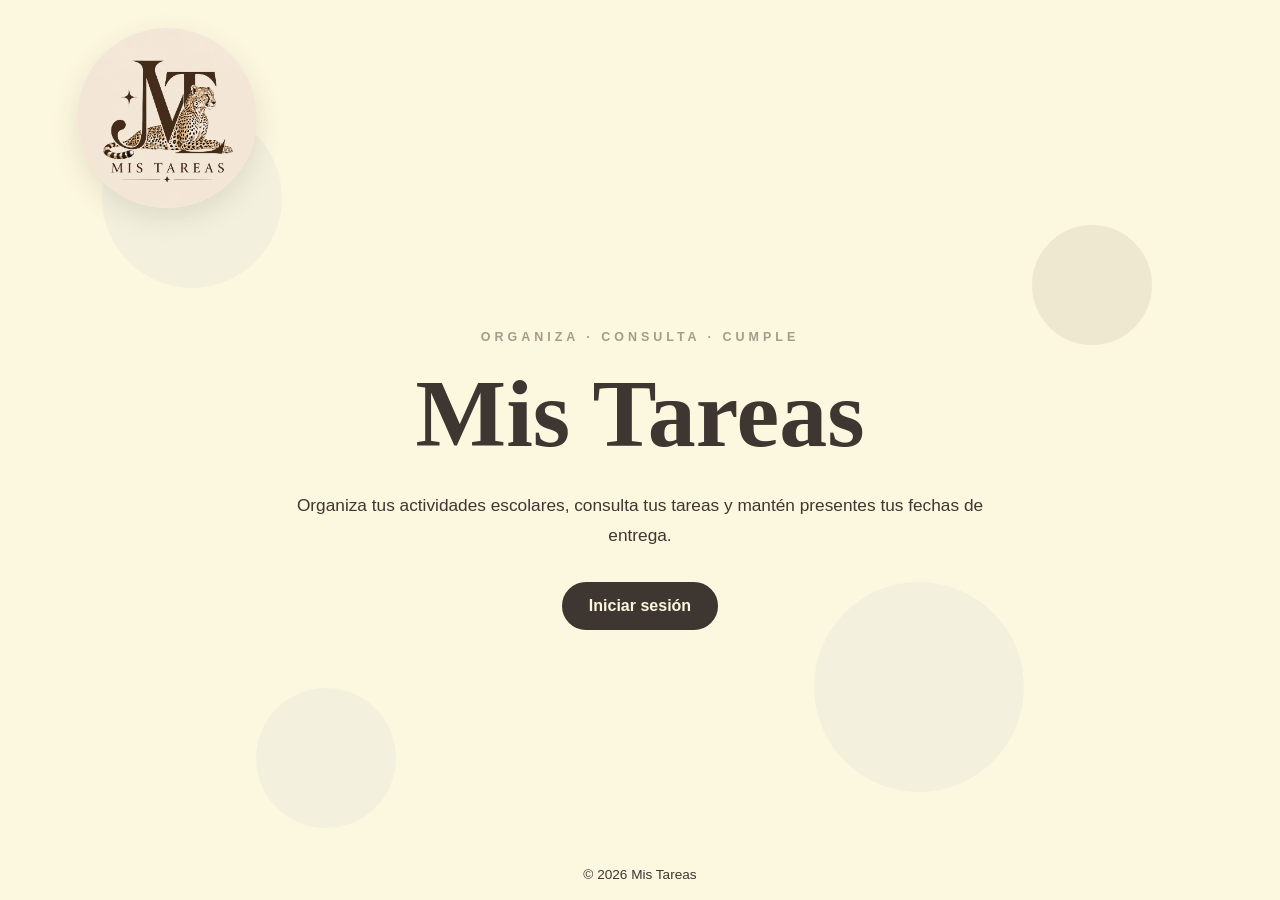
<file: index.html>
<!DOCTYPE html>
<html lang="es">

<head>
    <meta charset="UTF-8">
    <meta name="viewport" content="width=device-width, initial-scale=1.0">

    <meta name="description" content="Sistema web para organizar y consultar tareas escolares">

    <title>Mis Tareas</title>

    <link rel="stylesheet" href="css/estilos.css">
</head>

<body>

    <!-- FONDO ANIMADO -->
    <div class="fondo" aria-hidden="true">
        <span></span>
        <span></span>
        <span></span>
        <span></span>
        
    </div>


    <!-- LOGO -->
    <header class="inicio-header">

        <a href="index.html" class="logo-inicio">
            <img src="img/logo.png" alt="Logo Mis Tareas">
        </a>

    </header>


    <!-- CONTENIDO PRINCIPAL -->
    <main class="inicio-main">

        <section class="hero">

            <p class="etiqueta">
                ORGANIZA · CONSULTA · CUMPLE
            </p>

            <h1>
                Mis Tareas
            </h1>

            <p class="hero-descripcion">
                Organiza tus actividades escolares, consulta tus tareas
                y mantén presentes tus fechas de entrega.
            </p>

            <a
                class="boton"
                href="login.html">

                Iniciar sesión

            </a>

        </section>

    </main>


    <!-- PIE -->
    <footer class="inicio-footer">

        © 2026 Mis Tareas

    </footer>

</body>

</html>
</file>
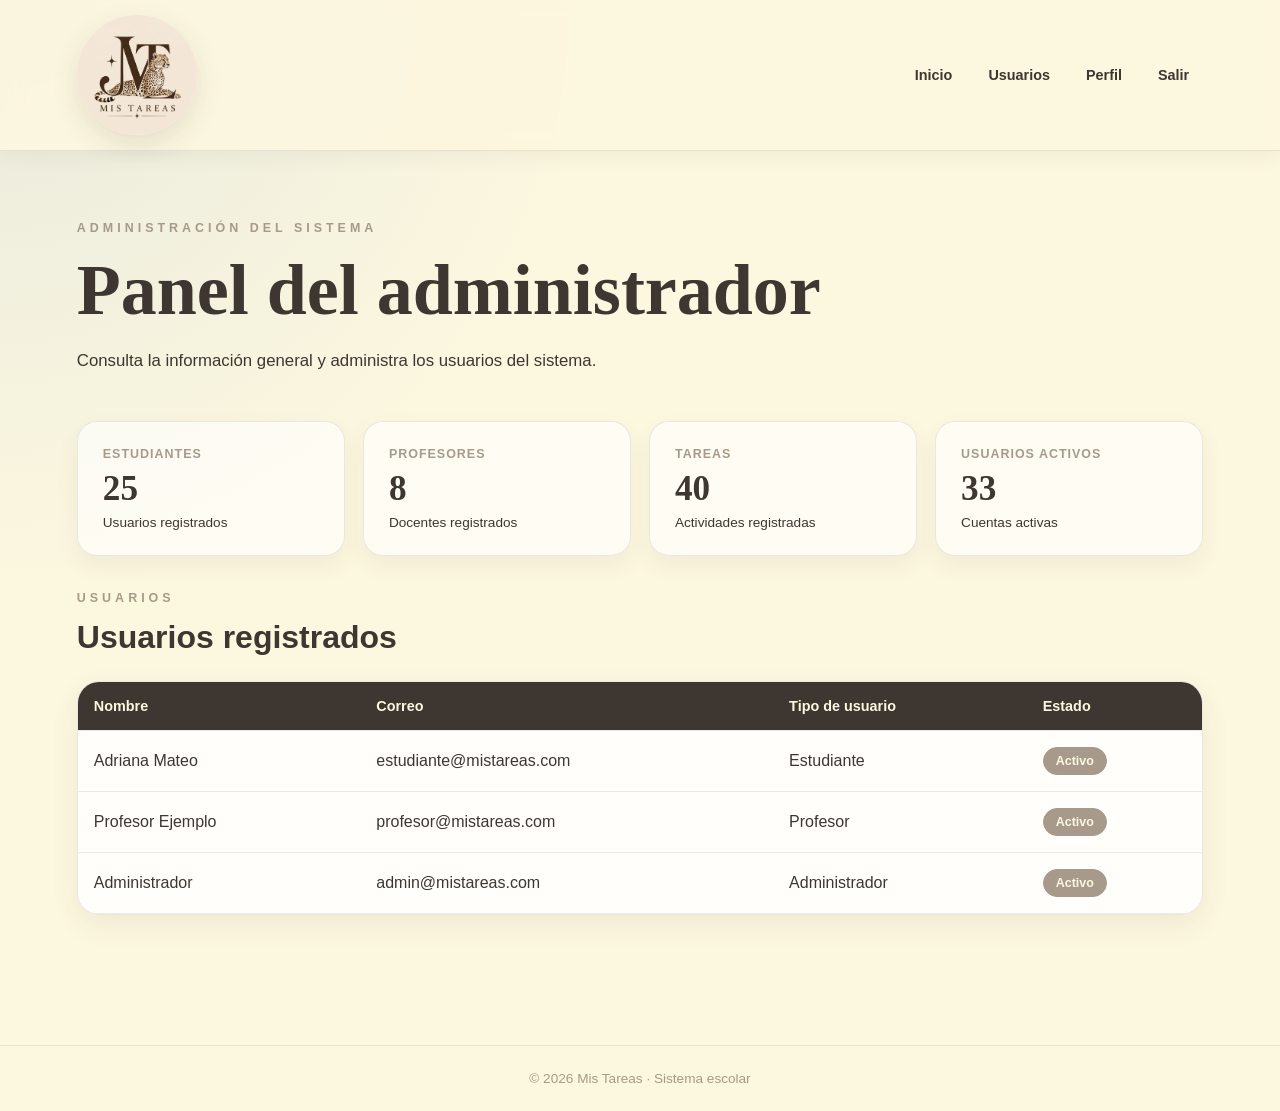
<file: administrador.html>
<!DOCTYPE html>
<html lang="es">

<head>
    <meta charset="UTF-8">
    <meta name="viewport" content="width=device-width, initial-scale=1.0">

    <meta name="description" content="Panel del administrador">

    <title>Administrador | Mis Tareas</title>

    <link rel="stylesheet" href="css/estilos.css">
</head>

<body class="panel-body">

    <!-- ENCABEZADO -->
<header class="barra-superior">

    <a href="administrador.html" class="logo-menu">
        <img src="img/logo.png" alt="Logo Mis Tareas">
    </a>

    <nav aria-label="Navegación principal">

        <a href="administrador.html">
            Inicio
        </a>

        <a href="administrador.html#tablaUsuarios">
            Usuarios
        </a>

        <a href="administrador_perfil.html">
            Perfil
        </a>

        <a href="index.html">
            Salir
        </a>

    </nav>

</header>


    <!-- CONTENIDO -->
    <main class="contenido-panel">

        <section class="bienvenida">

            <p class="etiqueta">
                ADMINISTRACIÓN DEL SISTEMA
            </p>

            <h1>
                Panel del administrador
            </h1>

            <p>
                Consulta la información general y administra los usuarios del sistema.
            </p>

        </section>


        <!-- ESTADÍSTICAS -->
        <section class="resumen-admin">

            <article class="tarjeta-admin">

                <span>
                    Estudiantes
                </span>

                <strong>
                    25
                </strong>

                <p>
                    Usuarios registrados
                </p>

            </article>


            <article class="tarjeta-admin">

                <span>
                    Profesores
                </span>

                <strong>
                    8
                </strong>

                <p>
                    Docentes registrados
                </p>

            </article>


            <article class="tarjeta-admin">

                <span>
                    Tareas
                </span>

                <strong>
                    40
                </strong>

                <p>
                    Actividades registradas
                </p>

            </article>


            <article class="tarjeta-admin">

                <span>
                    Usuarios activos
                </span>

                <strong>
                    33
                </strong>

                <p>
                    Cuentas activas
                </p>

            </article>

        </section>


        <!-- USUARIOS -->
        <section class="tabla-contenedor">

            <div class="titulo-seccion">

                <div>

                    <p class="etiqueta">
                        USUARIOS
                    </p>

                    <h2>
                        Usuarios registrados
                    </h2>

                </div>

            </div>


            <div class="tabla-scroll">

                <table id="tablaUsuarios">

                    <thead>

                        <tr>

                            <th>
                                Nombre
                            </th>

                            <th>
                                Correo
                            </th>

                            <th>
                                Tipo de usuario
                            </th>

                            <th>
                                Estado
                            </th>

                        </tr>

                    </thead>


                    <tbody>

                        <tr>

                            <td>
                                Adriana Mateo
                            </td>

                            <td>
                                estudiante@mistareas.com
                            </td>

                            <td>
                                Estudiante
                            </td>

                            <td>
                                <span class="estado entregada">
                                    Activo
                                </span>
                            </td>

                        </tr>


                        <tr>

                            <td>
                                Profesor Ejemplo
                            </td>

                            <td>
                                profesor@mistareas.com
                            </td>

                            <td>
                                Profesor
                            </td>

                            <td>
                                <span class="estado entregada">
                                    Activo
                                </span>
                            </td>

                        </tr>


                        <tr>

                            <td>
                                Administrador
                            </td>

                            <td>
                                admin@mistareas.com
                            </td>

                            <td>
                                Administrador
                            </td>

                            <td>
                                <span class="estado entregada">
                                    Activo
                                </span>
                            </td>

                        </tr>

                    </tbody>

                </table>

            </div>

        </section>

    </main>


    <!-- PIE -->
    <footer class="pie-panel">

        <p>
            © 2026 Mis Tareas · Sistema escolar
        </p>

    </footer>


    <script src="js/script.js"></script>

</body>

</html>
</file>
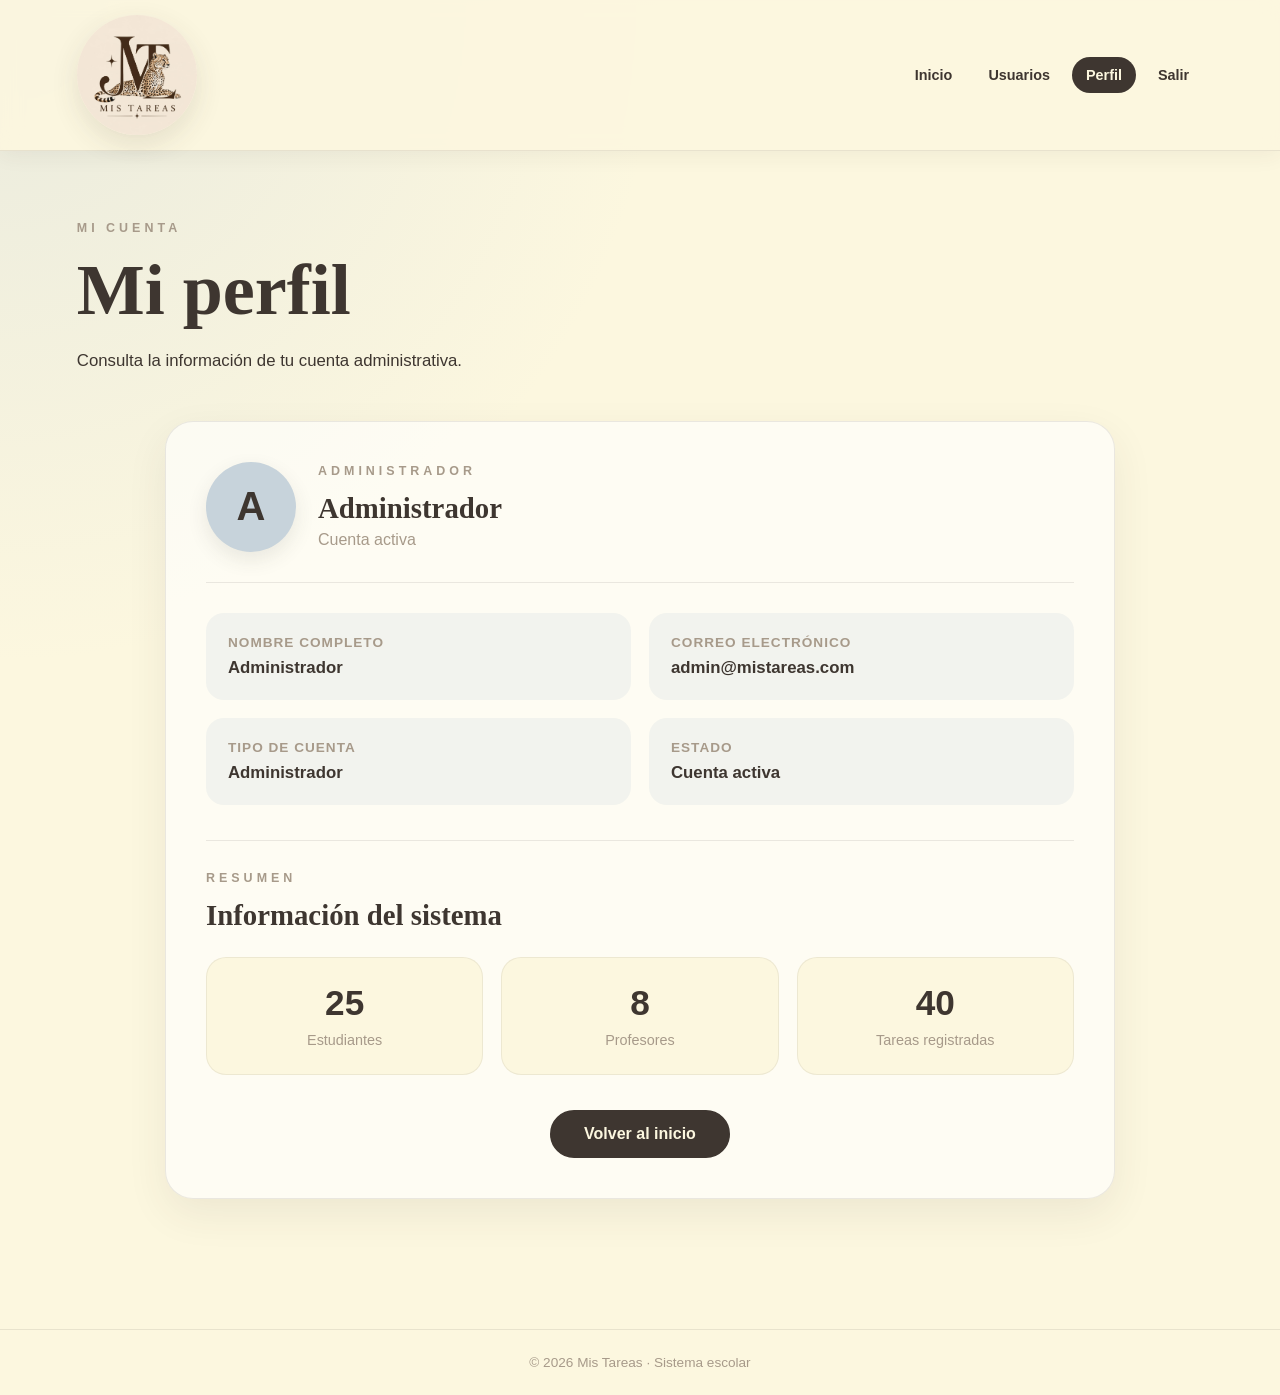
<file: administrador_perfil.html>
<!DOCTYPE html>
<html lang="es">

<head>
    <meta charset="UTF-8">
    <meta name="viewport" content="width=device-width, initial-scale=1.0">

    <meta name="description" content="Perfil del administrador">

    <title>Perfil del administrador | Mis Tareas</title>

    <link rel="stylesheet" href="css/estilos.css">
</head>

<body class="panel-body">

    <!-- ENCABEZADO -->
    <header class="barra-superior">

        <a href="administrador.html" class="logo-menu">
            <img src="img/logo.png" alt="Logo Mis Tareas">
        </a>

        <nav aria-label="Navegación principal">

            <a href="administrador.html">
                Inicio
            </a>

            <a href="administrador.html#tablaUsuarios">
                Usuarios
            </a>

            <a href="administrador_perfil.html" class="activo">
                Perfil
            </a>

            <a href="index.html">
                Salir
            </a>

        </nav>

    </header>


    <!-- CONTENIDO -->
    <main class="contenido-panel">

        <section class="bienvenida">

            <p class="etiqueta">
                MI CUENTA
            </p>

            <h1>
                Mi perfil
            </h1>

            <p>
                Consulta la información de tu cuenta administrativa.
            </p>

        </section>


        <!-- PERFIL -->
        <section class="perfil-contenedor">

            <div class="perfil-cabecera">

                <div class="avatar">
                    A
                </div>

                <div>

                    <p class="etiqueta">
                        ADMINISTRADOR
                    </p>

                    <h2>
                        Administrador
                    </h2>

                    <p>
                        Cuenta activa
                    </p>

                </div>

            </div>


            <!-- DATOS -->
            <div class="datos-perfil">

                <article class="dato-perfil">

                    <span>
                        Nombre completo
                    </span>

                    <strong>
                        Administrador
                    </strong>

                </article>


                <article class="dato-perfil">

                    <span>
                        Correo electrónico
                    </span>

                    <strong>
                        admin@mistareas.com
                    </strong>

                </article>


                <article class="dato-perfil">

                    <span>
                        Tipo de cuenta
                    </span>

                    <strong>
                        Administrador
                    </strong>

                </article>


                <article class="dato-perfil">

                    <span>
                        Estado
                    </span>

                    <strong>
                        Cuenta activa
                    </strong>

                </article>

            </div>


            <!-- RESUMEN -->
            <section class="resumen-perfil">

                <p class="etiqueta">
                    RESUMEN
                </p>

                <h2>
                    Información del sistema
                </h2>


                <div class="estadisticas-perfil">

                    <div class="estadistica">

                        <strong>
                            25
                        </strong>

                        <span>
                            Estudiantes
                        </span>

                    </div>


                    <div class="estadistica">

                        <strong>
                            8
                        </strong>

                        <span>
                            Profesores
                        </span>

                    </div>


                    <div class="estadistica">

                        <strong>
                            40
                        </strong>

                        <span>
                            Tareas registradas
                        </span>

                    </div>

                </div>

            </section>


            <!-- BOTÓN -->
            <div class="acciones-perfil">

                <a
                    href="administrador.html"
                    class="boton">

                    Volver al inicio

                </a>

            </div>

        </section>

    </main>


    <!-- PIE -->
    <footer class="pie-panel">

        <p>
            © 2026 Mis Tareas · Sistema escolar
        </p>

    </footer>


    <script src="js/script.js"></script>

</body>

</html>
</file>
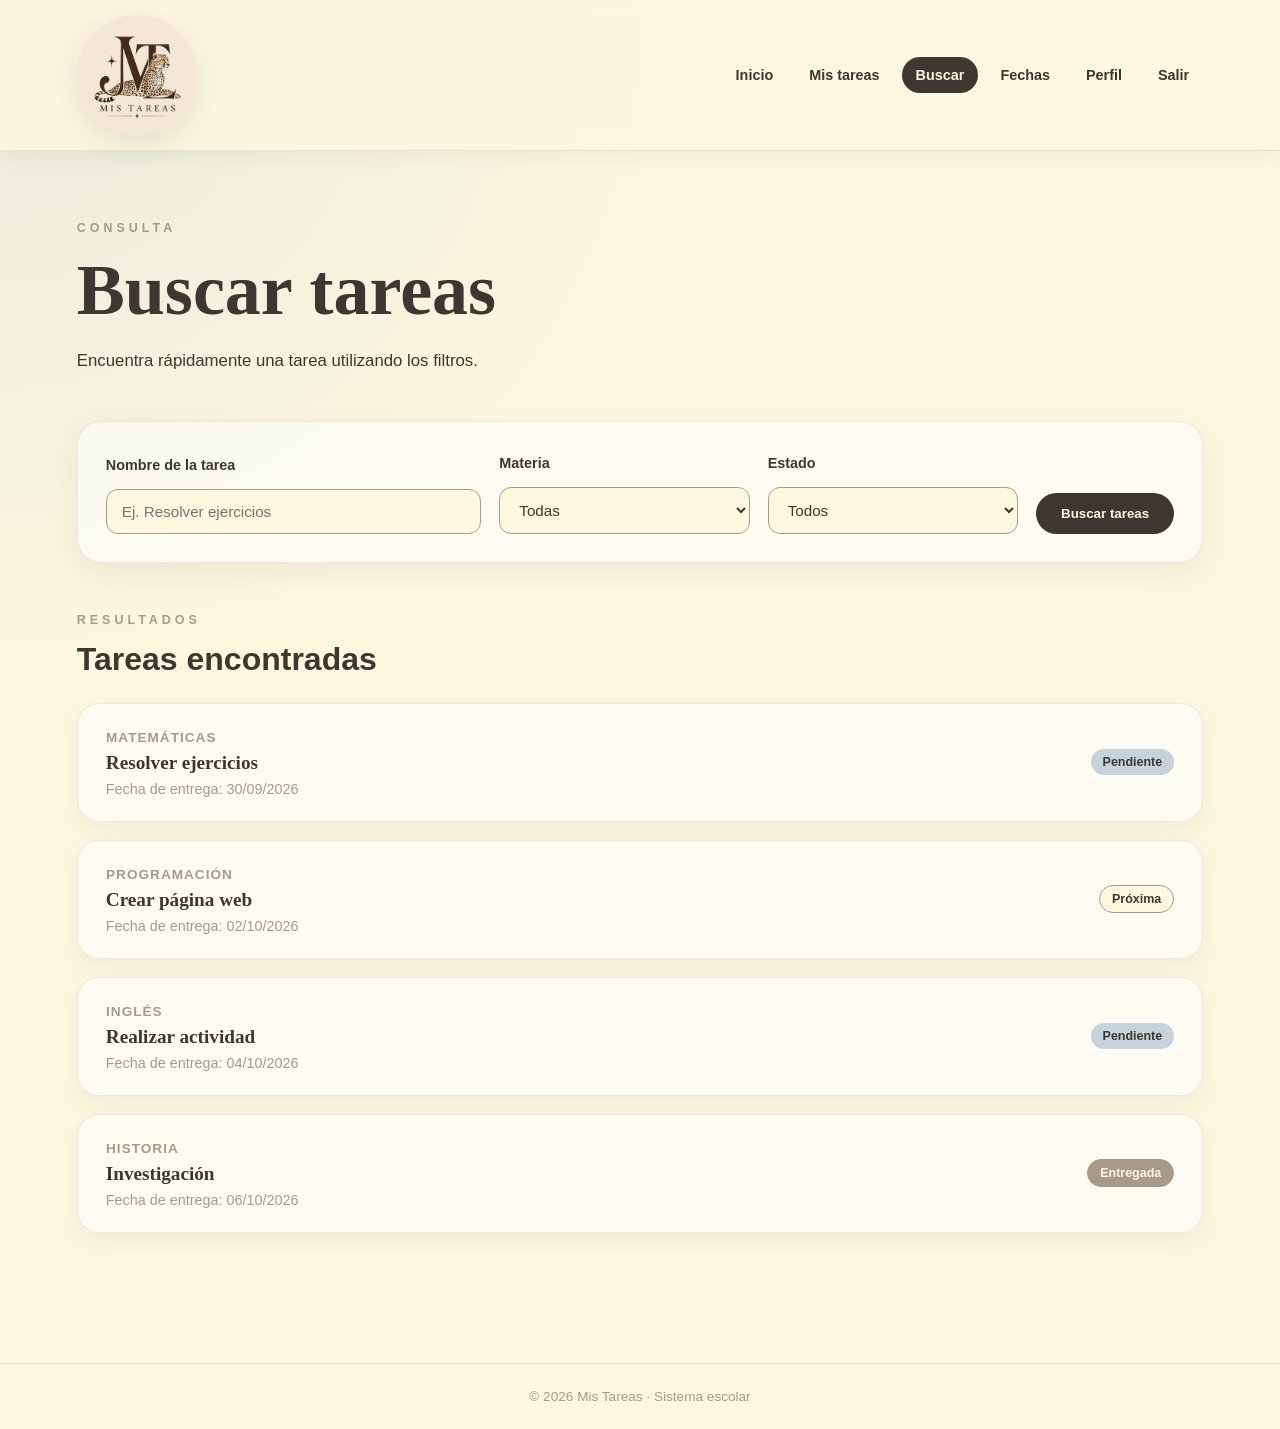
<file: buscar.html>
<!DOCTYPE html>
<html lang="es">

<head>
    <meta charset="UTF-8">
    <meta name="viewport" content="width=device-width, initial-scale=1.0">

    <meta name="description" content="Buscar tareas escolares">

    <title>Buscar | Mis Tareas</title>

    <link rel="stylesheet" href="css/estilos.css">
</head>

<body class="panel-body">

    <!-- ENCABEZADO -->
    <header class="barra-superior">

        <a href="estudiante.html" class="logo-menu">
            <img src="img/logo.png" alt="Logo Mis Tareas">
        </a>

        <nav aria-label="Navegación principal">

            <a href="estudiante.html">
                Inicio
            </a>

            <a href="tareas.html">
                Mis tareas
            </a>

            <a href="buscar.html" class="activo">
                Buscar
            </a>

            <a href="fechas.html">
                Fechas
            </a>

            <a href="perfil.html">
                Perfil
            </a>

            <a href="index.html">
                Salir
            </a>

        </nav>

    </header>


    <!-- CONTENIDO -->
    <main class="contenido-panel">

        <section class="bienvenida">

            <p class="etiqueta">
                CONSULTA
            </p>

            <h1>
                Buscar tareas
            </h1>

            <p>
                Encuentra rápidamente una tarea utilizando los filtros.
            </p>

        </section>


        <!-- FILTROS -->
        <section class="filtros-busqueda">

            <div class="filtro">

                <label for="nombreBusqueda">
                    Nombre de la tarea
                </label>

                <input
                    type="text"
                    id="nombreBusqueda"
                    placeholder="Ej. Resolver ejercicios">

            </div>


            <div class="filtro">

                <label for="materiaBusqueda">
                    Materia
                </label>

                <select id="materiaBusqueda">

                    <option value="">
                        Todas
                    </option>

                    <option value="matemáticas">
                        Matemáticas
                    </option>

                    <option value="programación">
                        Programación
                    </option>

                    <option value="inglés">
                        Inglés
                    </option>

                    <option value="historia">
                        Historia
                    </option>

                </select>

            </div>


            <div class="filtro">

                <label for="estadoBusqueda">
                    Estado
                </label>

                <select id="estadoBusqueda">

                    <option value="">
                        Todos
                    </option>

                    <option value="pendiente">
                        Pendiente
                    </option>

                    <option value="próxima">
                        Próxima
                    </option>

                    <option value="entregada">
                        Entregada
                    </option>

                </select>

            </div>


            <button
                type="button"
                class="boton"
                id="btnBuscar">

                Buscar tareas

            </button>

        </section>


        <!-- RESULTADOS -->
        <section class="resultados-busqueda">

            <div class="titulo-seccion">

                <div>

                    <p class="etiqueta">
                        RESULTADOS
                    </p>

                    <h2>
                        Tareas encontradas
                    </h2>

                </div>

            </div>


            <div id="resultadosTareas" class="lista-resultados">

                <article class="resultado-tarea">

                    <div>

                        <span class="materia-resultado">
                            Matemáticas
                        </span>

                        <h3>
                            Resolver ejercicios
                        </h3>

                        <p>
                            Fecha de entrega: 30/09/2026
                        </p>

                    </div>

                    <span class="estado pendiente">
                        Pendiente
                    </span>

                </article>


                <article class="resultado-tarea">

                    <div>

                        <span class="materia-resultado">
                            Programación
                        </span>

                        <h3>
                            Crear página web
                        </h3>

                        <p>
                            Fecha de entrega: 02/10/2026
                        </p>

                    </div>

                    <span class="estado proxima">
                        Próxima
                    </span>

                </article>


                <article class="resultado-tarea">

                    <div>

                        <span class="materia-resultado">
                            Inglés
                        </span>

                        <h3>
                            Realizar actividad
                        </h3>

                        <p>
                            Fecha de entrega: 04/10/2026
                        </p>

                    </div>

                    <span class="estado pendiente">
                        Pendiente
                    </span>

                </article>


                <article class="resultado-tarea">

                    <div>

                        <span class="materia-resultado">
                            Historia
                        </span>

                        <h3>
                            Investigación
                        </h3>

                        <p>
                            Fecha de entrega: 06/10/2026
                        </p>

                    </div>

                    <span class="estado entregada">
                        Entregada
                    </span>

                </article>

            </div>

        </section>

    </main>


    <!-- PIE -->
    <footer class="pie-panel">

        <p>
            © 2026 Mis Tareas · Sistema escolar
        </p>

    </footer>


    <script src="js/script.js"></script>

</body>

</html>
</file>
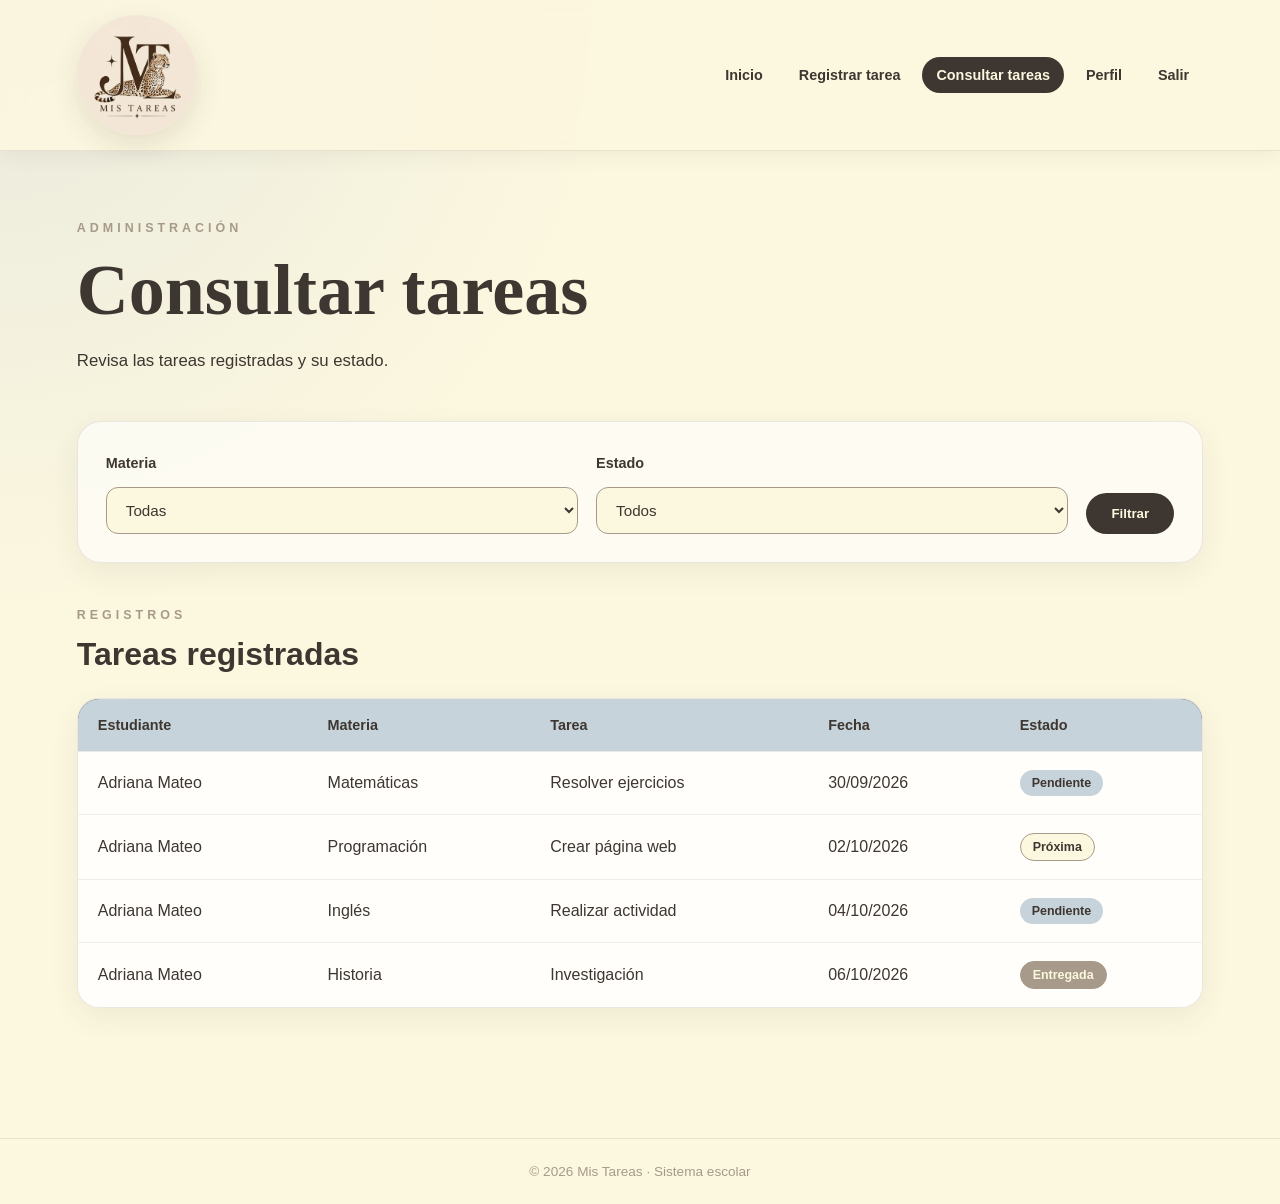
<file: consultar_tareas.html>
<!DOCTYPE html>
<html lang="es">

<head>
    <meta charset="UTF-8">
    <meta name="viewport" content="width=device-width, initial-scale=1.0">

    <meta name="description" content="Consultar tareas escolares">

    <title>Consultar tareas | Mis Tareas</title>

    <link rel="stylesheet" href="css/estilos.css">
</head>

<body class="panel-body">

    <header class="barra-superior">

    <a href="profesor.html" class="logo-menu">
        <img src="img/logo.png" alt="Logo Mis Tareas">
    </a>

    <nav aria-label="Navegación principal">

        <a href="profesor.html">
            Inicio
        </a>

        <a href="registrar_tarea.html">
            Registrar tarea
        </a>

        <a href="consultar_tareas.html" class="activo">
            Consultar tareas
        </a>

        <a href="profesor_perfil.html">
            Perfil
        </a>

        <a href="index.html">
            Salir
        </a>

    </nav>

</header>


    <!-- CONTENIDO -->
    <main class="contenido-panel">

        <section class="bienvenida">

            <p class="etiqueta">
                ADMINISTRACIÓN
            </p>

            <h1>
                Consultar tareas
            </h1>

            <p>
                Revisa las tareas registradas y su estado.
            </p>

        </section>


        <!-- FILTROS -->
        <section class="filtros-consulta">

            <div>

                <label for="filtroMateria">
                    Materia
                </label>

                <select id="filtroMateria">

                    <option value="">
                        Todas
                    </option>

                    <option value="Matemáticas">
                        Matemáticas
                    </option>

                    <option value="Programación">
                        Programación
                    </option>

                    <option value="Inglés">
                        Inglés
                    </option>

                    <option value="Historia">
                        Historia
                    </option>

                </select>

            </div>


            <div>

                <label for="filtroEstado">
                    Estado
                </label>

                <select id="filtroEstado">

                    <option value="">
                        Todos
                    </option>

                    <option value="Pendiente">
                        Pendiente
                    </option>

                    <option value="Próxima">
                        Próxima
                    </option>

                    <option value="Entregada">
                        Entregada
                    </option>

                </select>

            </div>


            <button
                type="button"
                class="boton"
                id="btnFiltrar">

                Filtrar

            </button>

        </section>


        <!-- TABLA -->
        <section class="tabla-contenedor">

            <div class="titulo-seccion">

                <div>

                    <p class="etiqueta">
                        REGISTROS
                    </p>

                    <h2>
                        Tareas registradas
                    </h2>

                </div>

            </div>


            <div class="tabla-scroll">

                <table id="tablaConsulta">

                    <thead>

                        <tr>

                            <th>
                                Estudiante
                            </th>

                            <th>
                                Materia
                            </th>

                            <th>
                                Tarea
                            </th>

                            <th>
                                Fecha
                            </th>

                            <th>
                                Estado
                            </th>

                        </tr>

                    </thead>


                    <tbody>

                        <tr>

                            <td>
                                Adriana Mateo
                            </td>

                            <td>
                                Matemáticas
                            </td>

                            <td>
                                Resolver ejercicios
                            </td>

                            <td>
                                30/09/2026
                            </td>

                            <td>
                                <span class="estado pendiente">
                                    Pendiente
                                </span>
                            </td>

                        </tr>


                        <tr>

                            <td>
                                Adriana Mateo
                            </td>

                            <td>
                                Programación
                            </td>

                            <td>
                                Crear página web
                            </td>

                            <td>
                                02/10/2026
                            </td>

                            <td>
                                <span class="estado proxima">
                                    Próxima
                                </span>
                            </td>

                        </tr>


                        <tr>

                            <td>
                                Adriana Mateo
                            </td>

                            <td>
                                Inglés
                            </td>

                            <td>
                                Realizar actividad
                            </td>

                            <td>
                                04/10/2026
                            </td>

                            <td>
                                <span class="estado pendiente">
                                    Pendiente
                                </span>
                            </td>

                        </tr>


                        <tr>

                            <td>
                                Adriana Mateo
                            </td>

                            <td>
                                Historia
                            </td>

                            <td>
                                Investigación
                            </td>

                            <td>
                                06/10/2026
                            </td>

                            <td>
                                <span class="estado entregada">
                                    Entregada
                                </span>
                            </td>

                        </tr>

                    </tbody>

                </table>

            </div>

        </section>

    </main>


    <!-- PIE -->
    <footer class="pie-panel">

        <p>
            © 2026 Mis Tareas · Sistema escolar
        </p>

    </footer>


    <script src="js/script.js"></script>

</body>

</html>
</file>
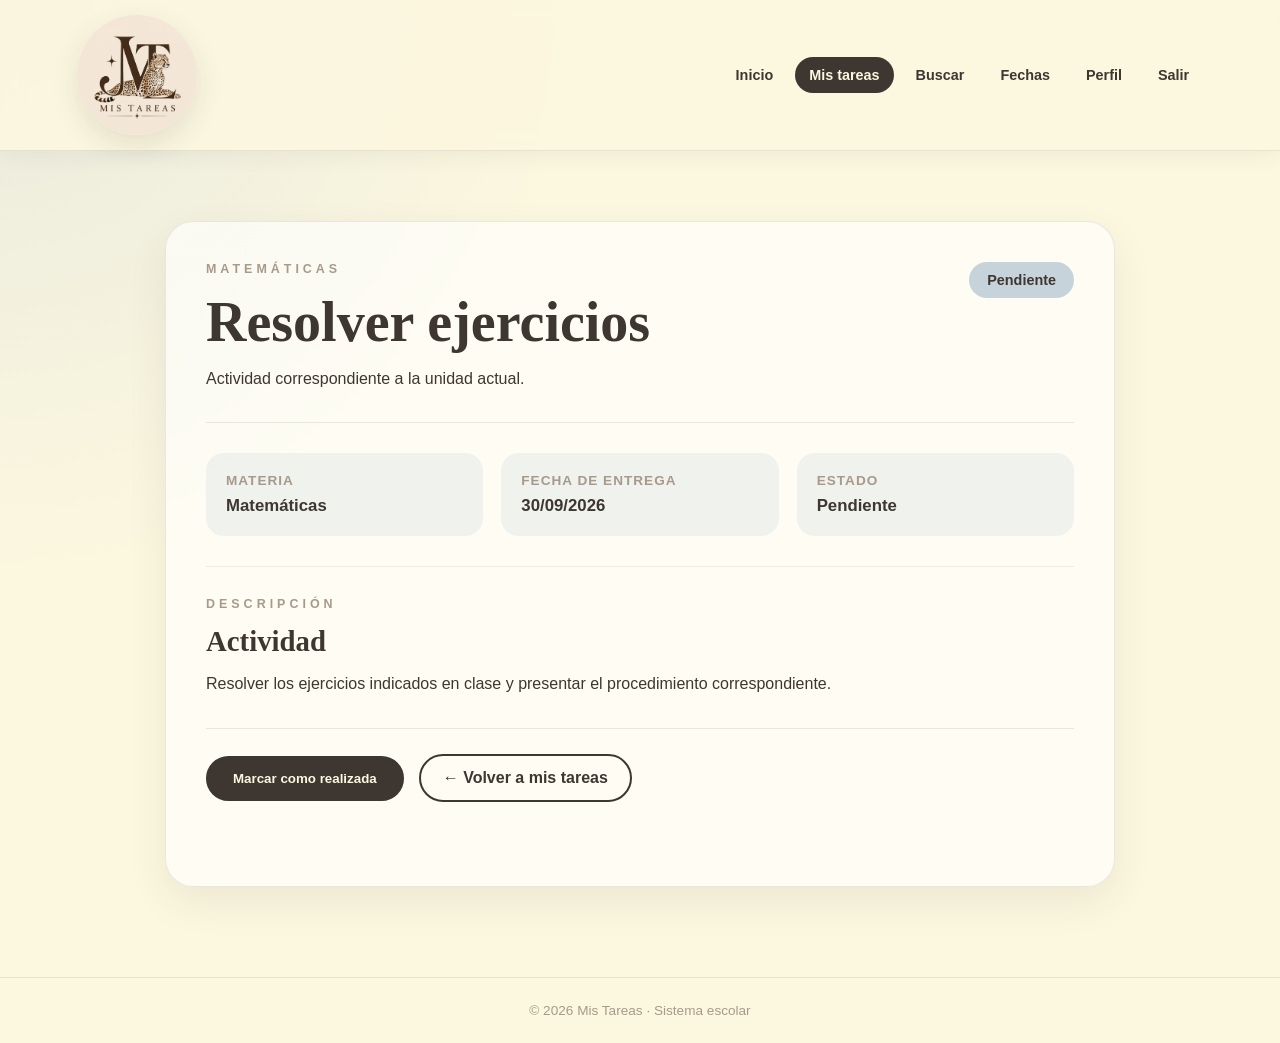
<file: detalle-tarea.html>
<!DOCTYPE html>
<html lang="es">

<head>
    <meta charset="UTF-8">
    <meta name="viewport" content="width=device-width, initial-scale=1.0">

    <meta name="description" content="Detalle de una tarea escolar">

    <title>Detalle de tarea | Mis Tareas</title>

    <link rel="stylesheet" href="css/estilos.css">
</head>

<body class="panel-body">

    <!-- ENCABEZADO -->
    <header class="barra-superior">

        <a href="estudiante.html" class="logo-menu">
            <img src="img/logo.png" alt="Logo Mis Tareas">
        </a>

        <nav aria-label="Navegación principal">

            <a href="estudiante.html">
                Inicio
            </a>

            <a href="tareas.html" class="activo">
                Mis tareas
            </a>

            <a href="buscar.html">
                Buscar
            </a>

            <a href="fechas.html">
                Fechas
            </a>

            <a href="perfil.html">
                Perfil
            </a>

            <a href="index.html">
                Salir
            </a>

        </nav>

    </header>


    <!-- CONTENIDO -->
    <main class="contenido-panel">

        <section class="detalle-tarea">

            <!-- ENCABEZADO DE LA TAREA -->
            <div class="detalle-encabezado">

                <div>

                    <p class="etiqueta">
                        MATEMÁTICAS
                    </p>

                    <h1>
                        Resolver ejercicios
                    </h1>

                    <p>
                        Actividad correspondiente a la unidad actual.
                    </p>

                </div>

                <span class="estado grande pendiente">
                    Pendiente
                </span>

            </div>


            <!-- INFORMACIÓN -->
            <div class="informacion-tarea">

                <article class="dato-tarea">

                    <span>
                        Materia
                    </span>

                    <strong>
                        Matemáticas
                    </strong>

                </article>


                <article class="dato-tarea">

                    <span>
                        Fecha de entrega
                    </span>

                    <strong>
                        30/09/2026
                    </strong>

                </article>


                <article class="dato-tarea">

                    <span>
                        Estado
                    </span>

                    <strong>
                        Pendiente
                    </strong>

                </article>

            </div>


            <!-- DESCRIPCIÓN -->
            <section class="descripcion-tarea">

                <p class="etiqueta">
                    DESCRIPCIÓN
                </p>

                <h2>
                    Actividad
                </h2>

                <p>
                    Resolver los ejercicios indicados en clase
                    y presentar el procedimiento correspondiente.
                </p>

            </section>


            <!-- ACCIONES -->
            <div class="acciones-tarea">

                <button
                    type="button"
                    class="boton"
                    id="completarTarea">

                    Marcar como realizada

                </button>

                <a
                    href="tareas.html"
                    class="boton-volver">

                    ← Volver a mis tareas

                </a>

            </div>

            <p
                id="mensajeTarea"
                class="mensaje-tarea"
                aria-live="polite">
            </p>

        </section>

    </main>


    <!-- PIE -->
    <footer class="pie-panel">

        <p>
            © 2026 Mis Tareas · Sistema escolar
        </p>

    </footer>


    <script src="js/script.js"></script>

</body>

</html>
</file>
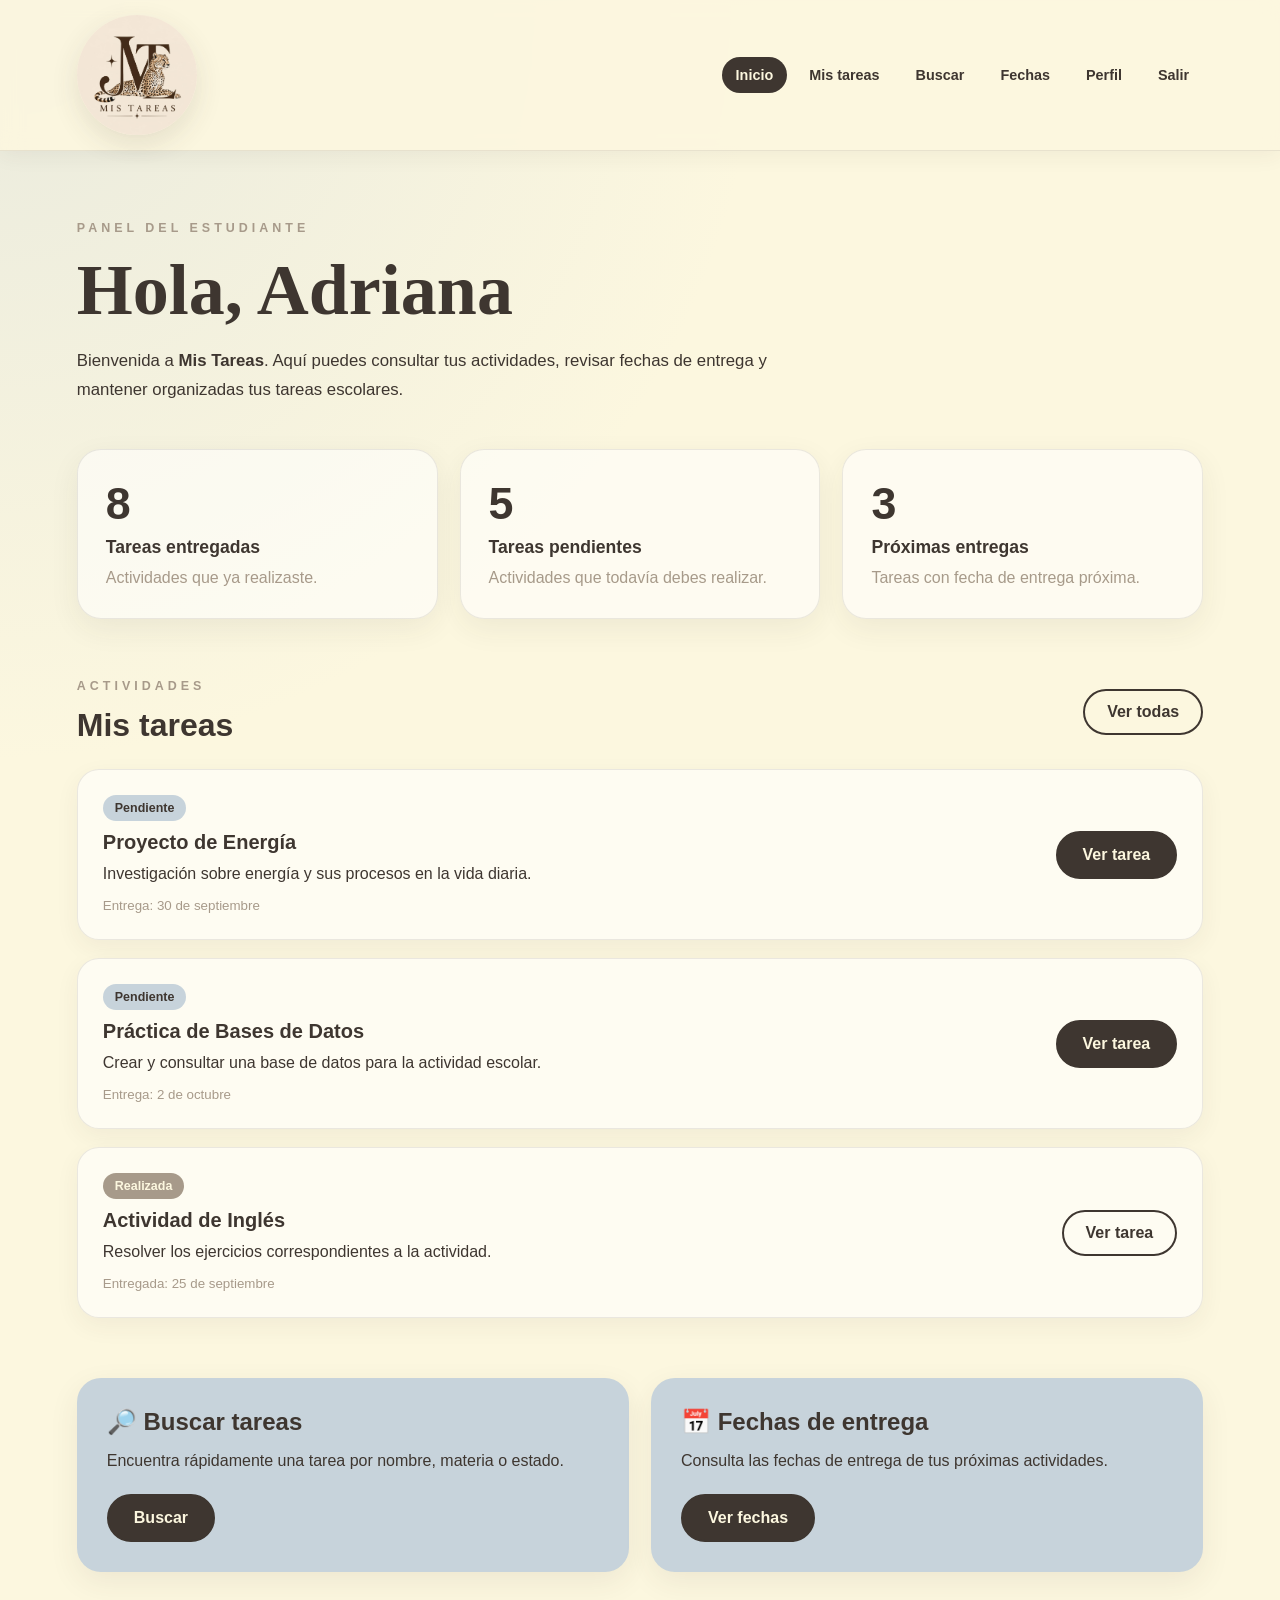
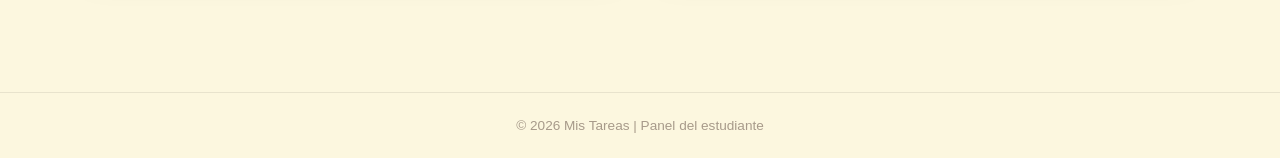
<file: estudiante.html>
<!DOCTYPE html>
<html lang="es">

<head>
    <meta charset="UTF-8">
    <meta name="viewport" content="width=device-width, initial-scale=1.0">

    <title>Estudiante | Mis Tareas</title>

    <link rel="stylesheet" href="css/estilos.css">
</head>

<body class="panel-body">

    <!-- =========================
         BARRA DE NAVEGACIÓN
         ========================= -->

    <header class="barra-superior">

        <a href="estudiante.html" class="logo-menu">
            <img src="img/logo.png" alt="Logo Mis Tareas">
        </a>

        <nav aria-label="Navegación principal">

            <a href="estudiante.html" class="activo">
                Inicio
            </a>

            <a href="tareas.html">
                Mis tareas
            </a>

            <a href="buscar.html">
                Buscar
            </a>

            <a href="fechas.html">
                Fechas
            </a>

            <a href="perfil.html">
                Perfil
            </a>

            <a href="index.html">
                Salir
            </a>

        </nav>

    </header>


    <!-- =========================
         CONTENIDO PRINCIPAL
         ========================= -->

    <main class="contenido-panel">

        <section class="bienvenida">

            <p class="etiqueta">
                PANEL DEL ESTUDIANTE
            </p>

            <h1>
                Hola, Adriana
            </h1>

            <p>
                Bienvenida a <strong>Mis Tareas</strong>.
                Aquí puedes consultar tus actividades, revisar fechas
                de entrega y mantener organizadas tus tareas escolares.
            </p>

        </section>


        <!-- =========================
             RESUMEN
             ========================= -->

        <section class="resumen">

            <article class="tarjeta-resumen">

                <span class="numero">
                    8
                </span>

                <h2>
                    Tareas entregadas
                </h2>

                <p>
                    Actividades que ya realizaste.
                </p>

            </article>


            <article class="tarjeta-resumen">

                <span class="numero">
                    5
                </span>

                <h2>
                    Tareas pendientes
                </h2>

                <p>
                    Actividades que todavía debes realizar.
                </p>

            </article>


            <article class="tarjeta-resumen">

                <span class="numero">
                    3
                </span>

                <h2>
                    Próximas entregas
                </h2>

                <p>
                    Tareas con fecha de entrega próxima.
                </p>

            </article>

        </section>


        <!-- =========================
             TAREAS DESTACADAS
             ========================= -->

        <section class="seccion-tareas">

            <div class="titulo-seccion">

                <div>
                    <p class="etiqueta">
                        ACTIVIDADES
                    </p>

                    <h2>
                        Mis tareas
                    </h2>
                </div>

                <a href="tareas.html" class="boton-secundario">
                    Ver todas
                </a>

            </div>


            <div class="lista-tareas">

                <article class="tarea-card">

                    <div>

                        <span class="estado pendiente">
                            Pendiente
                        </span>

                        <h3>
                            Proyecto de Energía
                        </h3>

                        <p>
                            Investigación sobre energía y sus procesos
                            en la vida diaria.
                        </p>

                        <small>
                            Entrega: 30 de septiembre
                        </small>

                    </div>

                    <a href="detalle-tarea.html" class="boton">
                        Ver tarea
                    </a>

                </article>


                <article class="tarea-card">

                    <div>

                        <span class="estado pendiente">
                            Pendiente
                        </span>

                        <h3>
                            Práctica de Bases de Datos
                        </h3>

                        <p>
                            Crear y consultar una base de datos
                            para la actividad escolar.
                        </p>

                        <small>
                            Entrega: 2 de octubre
                        </small>

                    </div>

                    <a href="detalle-tarea.html" class="boton">
                        Ver tarea
                    </a>

                </article>


                <article class="tarea-card">

                    <div>

                        <span class="estado realizada">
                            Realizada
                        </span>

                        <h3>
                            Actividad de Inglés
                        </h3>

                        <p>
                            Resolver los ejercicios correspondientes
                            a la actividad.
                        </p>

                        <small>
                            Entregada: 25 de septiembre
                        </small>

                    </div>

                    <a href="detalle-tarea.html" class="boton-secundario">
                        Ver tarea
                    </a>

                </article>

            </div>

        </section>


        <!-- =========================
             ACCESOS RÁPIDOS
             ========================= -->

        <section class="accesos-rapidos">

            <article class="acceso-card">

                <h2>
                    🔎 Buscar tareas
                </h2>

                <p>
                    Encuentra rápidamente una tarea por nombre,
                    materia o estado.
                </p>

                <a href="buscar.html" class="boton">
                    Buscar
                </a>

            </article>


            <article class="acceso-card">

                <h2>
                    📅 Fechas de entrega
                </h2>

                <p>
                    Consulta las fechas de entrega de tus
                    próximas actividades.
                </p>

                <a href="fechas.html" class="boton">
                    Ver fechas
                </a>

            </article>

        </section>

    </main>


    <!-- =========================
         PIE DE PÁGINA
         ========================= -->

    <footer class="pie-panel">

        <p>
            © 2026 Mis Tareas | Panel del estudiante
        </p>

    </footer>

</body>

</html>
</file>
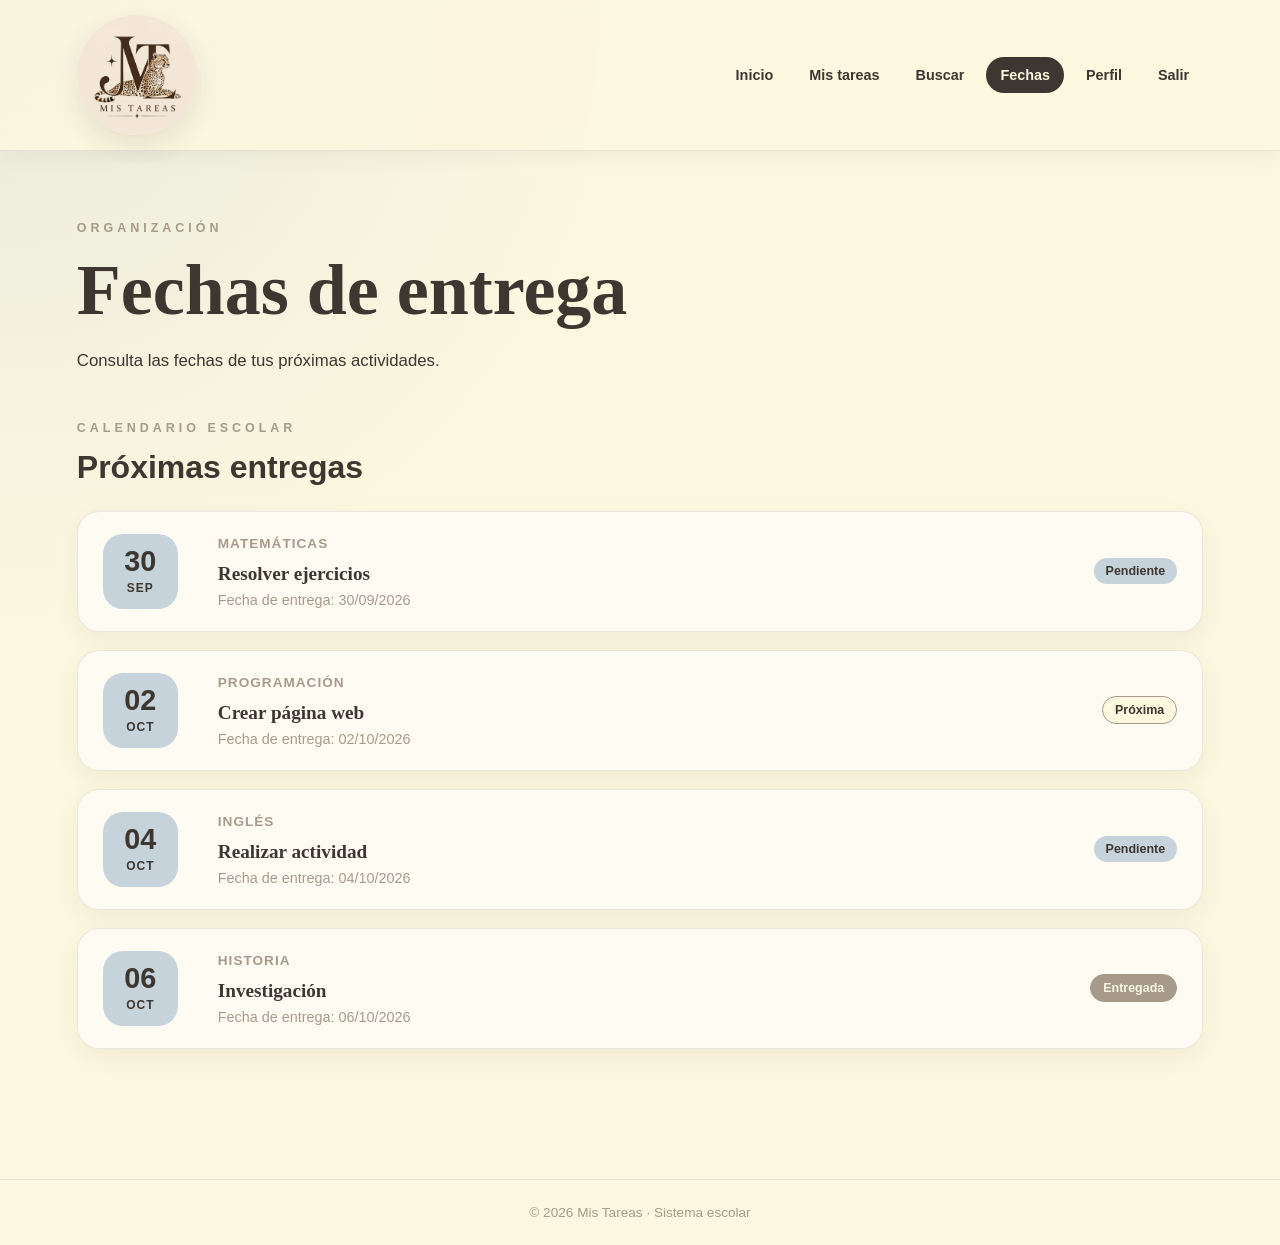
<file: fechas.html>
<!DOCTYPE html>
<html lang="es">

<head>
    <meta charset="UTF-8">
    <meta name="viewport" content="width=device-width, initial-scale=1.0">

    <meta name="description" content="Fechas de entrega de tareas">

    <title>Fechas | Mis Tareas</title>

    <link rel="stylesheet" href="css/estilos.css">
</head>

<body class="panel-body">

    <!-- ENCABEZADO -->
    <header class="barra-superior">

        <a href="estudiante.html" class="logo-menu">
            <img src="img/logo.png" alt="Logo Mis Tareas">
        </a>

        <nav aria-label="Navegación principal">

            <a href="estudiante.html">
                Inicio
            </a>

            <a href="tareas.html">
                Mis tareas
            </a>

            <a href="buscar.html">
                Buscar
            </a>

            <a href="fechas.html" class="activo">
                Fechas
            </a>

            <a href="perfil.html">
                Perfil
            </a>

            <a href="index.html">
                Salir
            </a>

        </nav>

    </header>


    <!-- CONTENIDO -->
    <main class="contenido-panel">

        <section class="bienvenida">

            <p class="etiqueta">
                ORGANIZACIÓN
            </p>

            <h1>
                Fechas de entrega
            </h1>

            <p>
                Consulta las fechas de tus próximas actividades.
            </p>

        </section>


        <!-- PRÓXIMAS TAREAS -->
        <section class="fechas-contenedor">

            <div class="titulo-seccion">

                <div>

                    <p class="etiqueta">
                        CALENDARIO ESCOLAR
                    </p>

                    <h2>
                        Próximas entregas
                    </h2>

                </div>

            </div>


            <div class="lista-fechas">


                <!-- TAREA 1 -->
                <article class="fecha-tarea">

                    <div class="fecha-numero">

                        <strong>
                            30
                        </strong>

                        <span>
                            SEP
                        </span>

                    </div>


                    <div class="fecha-informacion">

                        <span class="materia-resultado">
                            Matemáticas
                        </span>

                        <h3>
                            Resolver ejercicios
                        </h3>

                        <p>
                            Fecha de entrega: 30/09/2026
                        </p>

                    </div>


                    <span class="estado pendiente">
                        Pendiente
                    </span>

                </article>


                <!-- TAREA 2 -->
                <article class="fecha-tarea">

                    <div class="fecha-numero">

                        <strong>
                            02
                        </strong>

                        <span>
                            OCT
                        </span>

                    </div>


                    <div class="fecha-informacion">

                        <span class="materia-resultado">
                            Programación
                        </span>

                        <h3>
                            Crear página web
                        </h3>

                        <p>
                            Fecha de entrega: 02/10/2026
                        </p>

                    </div>


                    <span class="estado proxima">
                        Próxima
                    </span>

                </article>


                <!-- TAREA 3 -->
                <article class="fecha-tarea">

                    <div class="fecha-numero">

                        <strong>
                            04
                        </strong>

                        <span>
                            OCT
                        </span>

                    </div>


                    <div class="fecha-informacion">

                        <span class="materia-resultado">
                            Inglés
                        </span>

                        <h3>
                            Realizar actividad
                        </h3>

                        <p>
                            Fecha de entrega: 04/10/2026
                        </p>

                    </div>


                    <span class="estado pendiente">
                        Pendiente
                    </span>

                </article>


                <!-- TAREA 4 -->
                <article class="fecha-tarea">

                    <div class="fecha-numero">

                        <strong>
                            06
                        </strong>

                        <span>
                            OCT
                        </span>

                    </div>


                    <div class="fecha-informacion">

                        <span class="materia-resultado">
                            Historia
                        </span>

                        <h3>
                            Investigación
                        </h3>

                        <p>
                            Fecha de entrega: 06/10/2026
                        </p>

                    </div>


                    <span class="estado entregada">
                        Entregada
                    </span>

                </article>

            </div>

        </section>

    </main>


    <!-- PIE -->
    <footer class="pie-panel">

        <p>
            © 2026 Mis Tareas · Sistema escolar
        </p>

    </footer>


    <script src="js/script.js"></script>

</body>

</html>
</file>
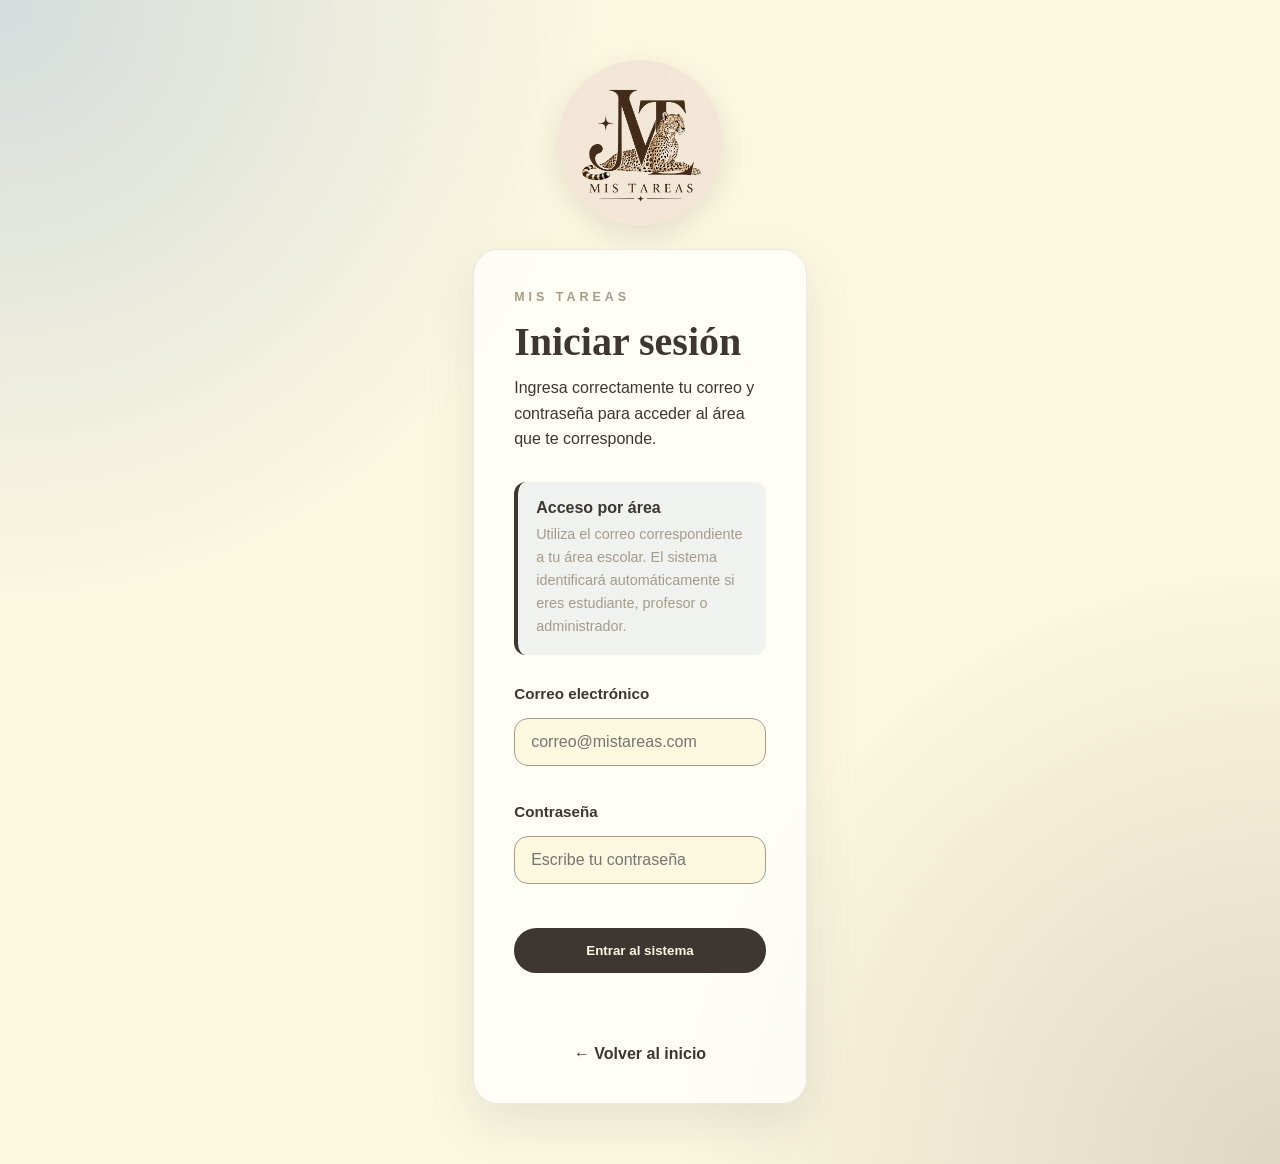
<file: login.html>
<!DOCTYPE html>
<html lang="es">

<head>

    <meta charset="UTF-8">

    <meta
        name="viewport"
        content="width=device-width, initial-scale=1.0">

    <meta
        name="description"
        content="Inicio de sesión de Mis Tareas">

    <title>
        Iniciar sesión | Mis Tareas
    </title>

    <link
        rel="stylesheet"
        href="css/estilos.css">

</head>


<body class="login-body">


    <main class="login-contenedor">


        <!-- LOGO -->

        <a
            href="index.html"
            class="login-logo">

            <img
                src="img/logo.png"
                alt="Logo Mis Tareas">

        </a>


        <!-- TARJETA -->

        <section class="login-tarjeta">


            <p class="etiqueta">
                MIS TAREAS
            </p>


            <h1>
                Iniciar sesión
            </h1>


            <p class="login-descripcion">
                Ingresa correctamente tu correo y contraseña
                para acceder al área que te corresponde.
            </p>


            <!-- AVISO -->

            <div class="aviso-login">

                <strong>
                    Acceso por área
                </strong>

                <p>
                    Utiliza el correo correspondiente a tu área
                    escolar. El sistema identificará automáticamente
                    si eres estudiante, profesor o administrador.
                </p>

            </div>


            <form id="formularioLogin">


                <!-- CORREO -->

                <div class="campo-formulario">

                    <label for="correo">
                        Correo electrónico
                    </label>

                    <input
                        type="email"
                        id="correo"
                        placeholder="correo@mistareas.com"
                        required>

                </div>


                <!-- CONTRASEÑA -->

                <div class="campo-formulario">

                    <label for="contrasena">
                        Contraseña
                    </label>

                    <input
                        type="password"
                        id="contrasena"
                        placeholder="Escribe tu contraseña"
                        required>

                </div>


                <!-- BOTÓN -->

                <button
                    type="submit"
                    class="boton boton-login">

                    Entrar al sistema

                </button>


                <!-- MENSAJE -->

                <p
                    id="mensaje"
                    class="mensaje-login"
                    aria-live="polite">
                </p>


            </form>


            <!-- REGRESAR -->

            <a
                href="index.html"
                class="volver-inicio">

                ← Volver al inicio

            </a>


        </section>


    </main>


    <script src="js/script.js"></script>

</body>

</html>
</file>
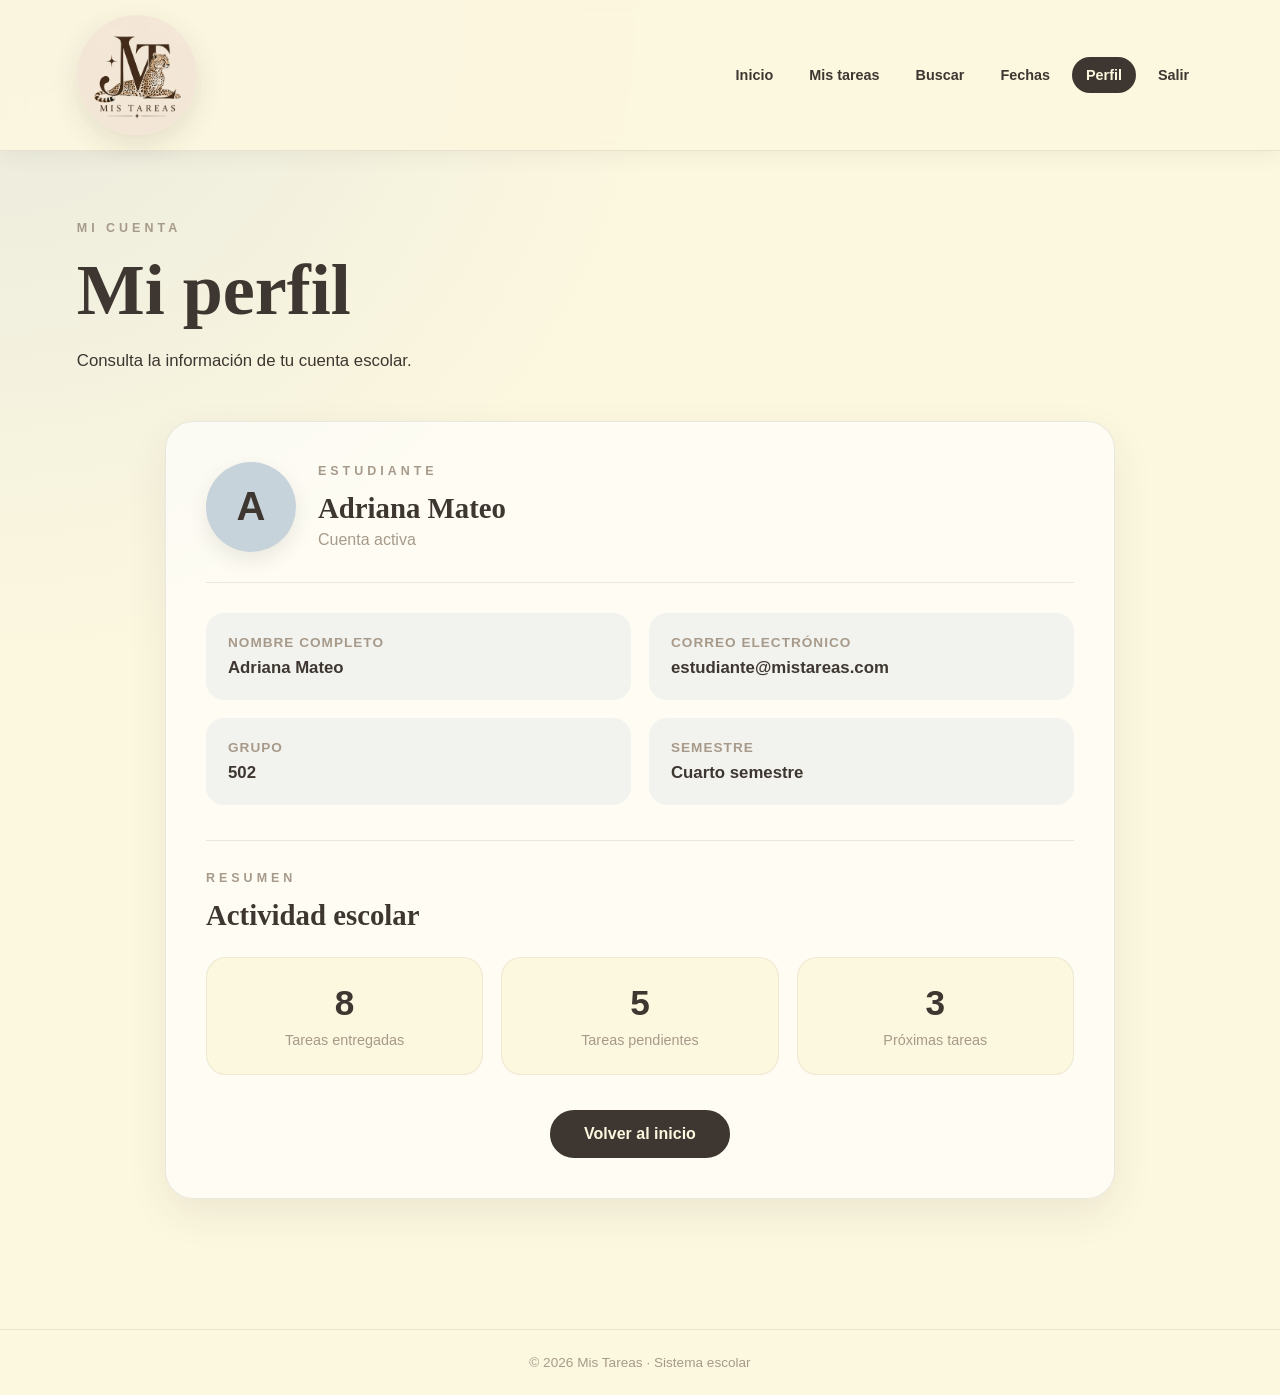
<file: perfil.html>
<!DOCTYPE html>
<html lang="es">

<head>
    <meta charset="UTF-8">
    <meta name="viewport" content="width=device-width, initial-scale=1.0">

    <meta name="description" content="Perfil del estudiante">

    <title>Perfil | Mis Tareas</title>

    <link rel="stylesheet" href="css/estilos.css">
</head>

<body class="panel-body">

    <!-- ENCABEZADO -->
    <header class="barra-superior">

        <a href="estudiante.html" class="logo-menu">
            <img src="img/logo.png" alt="Logo Mis Tareas">
        </a>

        <nav aria-label="Navegación principal">

            <a href="estudiante.html">
                Inicio
            </a>

            <a href="tareas.html">
                Mis tareas
            </a>

            <a href="buscar.html">
                Buscar
            </a>

            <a href="fechas.html">
                Fechas
            </a>

            <a href="perfil.html" class="activo">
                Perfil
            </a>

            <a href="index.html">
                Salir
            </a>

        </nav>

    </header>


    <!-- CONTENIDO -->
    <main class="contenido-panel">

        <section class="bienvenida">

            <p class="etiqueta">
                MI CUENTA
            </p>

            <h1>
                Mi perfil
            </h1>

            <p>
                Consulta la información de tu cuenta escolar.
            </p>

        </section>


        <!-- PERFIL -->
        <section class="perfil-contenedor">

            <div class="perfil-cabecera">

                <div class="avatar">
                    A
                </div>

                <div>

                    <p class="etiqueta">
                        ESTUDIANTE
                    </p>

                    <h2>
                        Adriana Mateo
                    </h2>

                    <p>
                        Cuenta activa
                    </p>

                </div>

            </div>


            <!-- DATOS -->
            <div class="datos-perfil">

                <article class="dato-perfil">

                    <span>
                        Nombre completo
                    </span>

                    <strong>
                        Adriana Mateo
                    </strong>

                </article>


                <article class="dato-perfil">

                    <span>
                        Correo electrónico
                    </span>

                    <strong>
                        estudiante@mistareas.com
                    </strong>

                </article>


                <article class="dato-perfil">

                    <span>
                        Grupo
                    </span>

                    <strong>
                        502
                    </strong>

                </article>


                <article class="dato-perfil">

                    <span>
                        Semestre
                    </span>

                    <strong>
                        Cuarto semestre
                    </strong>

                </article>

            </div>


            <!-- RESUMEN -->
            <section class="resumen-perfil">

                <p class="etiqueta">
                    RESUMEN
                </p>

                <h2>
                    Actividad escolar
                </h2>


                <div class="estadisticas-perfil">

                    <div class="estadistica">

                        <strong>
                            8
                        </strong>

                        <span>
                            Tareas entregadas
                        </span>

                    </div>


                    <div class="estadistica">

                        <strong>
                            5
                        </strong>

                        <span>
                            Tareas pendientes
                        </span>

                    </div>


                    <div class="estadistica">

                        <strong>
                            3
                        </strong>

                        <span>
                            Próximas tareas
                        </span>

                    </div>

                </div>

            </section>


            <!-- BOTÓN -->
            <div class="acciones-perfil">

                <a
                    href="estudiante.html"
                    class="boton">

                    Volver al inicio

                </a>

            </div>

        </section>

    </main>


    <!-- PIE -->
    <footer class="pie-panel">

        <p>
            © 2026 Mis Tareas · Sistema escolar
        </p>

    </footer>


    <script src="js/script.js"></script>

</body>

</html>
</file>
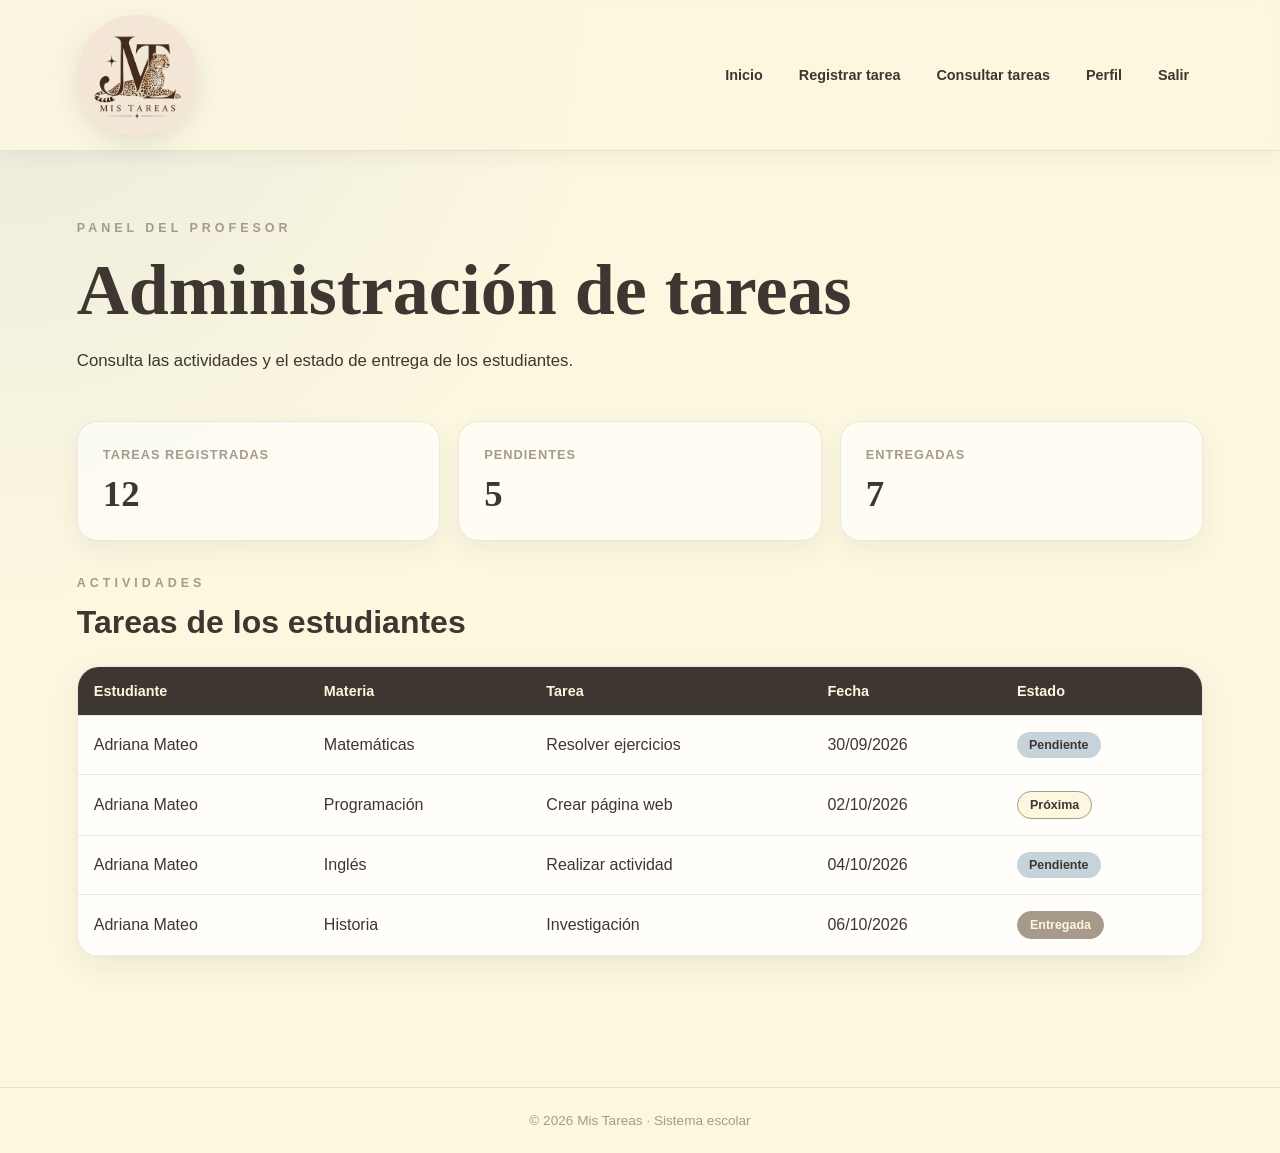
<file: profesor.html>
<!DOCTYPE html>
<html lang="es">

<head>
    <meta charset="UTF-8">
    <meta name="viewport" content="width=device-width, initial-scale=1.0">

    <meta name="description" content="Panel del profesor">

    <title>Profesor | Mis Tareas</title>

    <link rel="stylesheet" href="css/estilos.css">
</head>

<body class="panel-body">

    <!-- ENCABEZADO -->
<header class="barra-superior">

    <a href="profesor.html" class="logo-menu">
        <img src="img/logo.png" alt="Logo Mis Tareas">
    </a>

    <nav aria-label="Navegación principal">

        <a href="profesor.html">
            Inicio
        </a>

        <a href="registrar_tarea.html">
            Registrar tarea
        </a>

        <a href="consultar_tareas.html">
            Consultar tareas
        </a>

        <a href="profesor_perfil.html">
            Perfil
        </a>

        <a href="index.html">
            Salir
        </a>

    </nav>

</header>


    <!-- CONTENIDO -->
    <main class="contenido-panel">

        <section class="bienvenida">

            <p class="etiqueta">
                PANEL DEL PROFESOR
            </p>

            <h1>
                Administración de tareas
            </h1>

            <p>
                Consulta las actividades y el estado de entrega de los estudiantes.
            </p>

        </section>


        <!-- RESUMEN -->
        <section class="resumen-profesor">

            <article class="tarjeta-profesor">

                <span>
                    Tareas registradas
                </span>

                <strong>
                    12
                </strong>

            </article>


            <article class="tarjeta-profesor">

                <span>
                    Pendientes
                </span>

                <strong>
                    5
                </strong>

            </article>


            <article class="tarjeta-profesor">

                <span>
                    Entregadas
                </span>

                <strong>
                    7
                </strong>

            </article>

        </section>


        <!-- TABLA -->
        <section class="tabla-contenedor">

            <div class="titulo-seccion">

                <div>

                    <p class="etiqueta">
                        ACTIVIDADES
                    </p>

                    <h2>
                        Tareas de los estudiantes
                    </h2>

                </div>

            </div>


            <div class="tabla-scroll">

                <table>

                    <thead>

                        <tr>

                            <th>
                                Estudiante
                            </th>

                            <th>
                                Materia
                            </th>

                            <th>
                                Tarea
                            </th>

                            <th>
                                Fecha
                            </th>

                            <th>
                                Estado
                            </th>

                        </tr>

                    </thead>


                    <tbody>

                        <tr>

                            <td>
                                Adriana Mateo
                            </td>

                            <td>
                                Matemáticas
                            </td>

                            <td>
                                Resolver ejercicios
                            </td>

                            <td>
                                30/09/2026
                            </td>

                            <td>
                                <span class="estado pendiente">
                                    Pendiente
                                </span>
                            </td>

                        </tr>


                        <tr>

                            <td>
                                Adriana Mateo
                            </td>

                            <td>
                                Programación
                            </td>

                            <td>
                                Crear página web
                            </td>

                            <td>
                                02/10/2026
                            </td>

                            <td>
                                <span class="estado proxima">
                                    Próxima
                                </span>
                            </td>

                        </tr>


                        <tr>

                            <td>
                                Adriana Mateo
                            </td>

                            <td>
                                Inglés
                            </td>

                            <td>
                                Realizar actividad
                            </td>

                            <td>
                                04/10/2026
                            </td>

                            <td>
                                <span class="estado pendiente">
                                    Pendiente
                                </span>
                            </td>

                        </tr>


                        <tr>

                            <td>
                                Adriana Mateo
                            </td>

                            <td>
                                Historia
                            </td>

                            <td>
                                Investigación
                            </td>

                            <td>
                                06/10/2026
                            </td>

                            <td>
                                <span class="estado entregada">
                                    Entregada
                                </span>
                            </td>

                        </tr>

                    </tbody>

                </table>

            </div>

        </section>

    </main>


    <!-- PIE -->
    <footer class="pie-panel">

        <p>
            © 2026 Mis Tareas · Sistema escolar
        </p>

    </footer>


    <script src="js/script.js"></script>

</body>

</html>
</file>
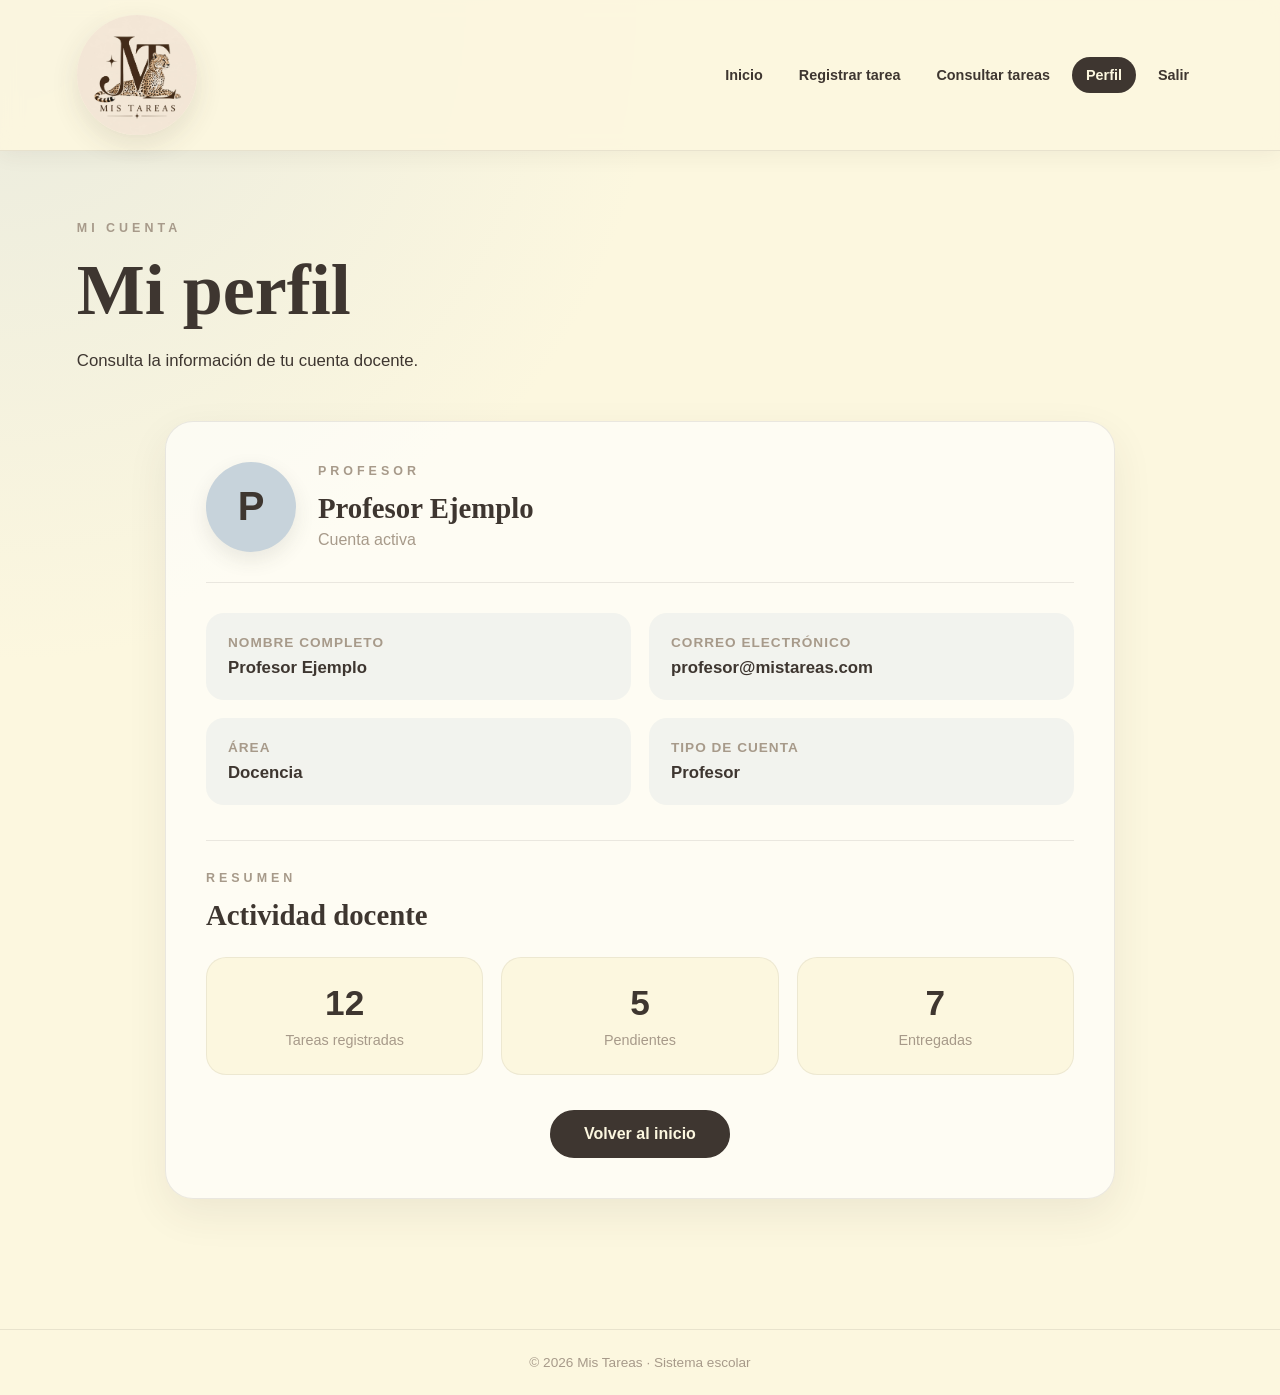
<file: profesor_perfil.html>
<!DOCTYPE html>
<html lang="es">

<head>
    <meta charset="UTF-8">
    <meta name="viewport" content="width=device-width, initial-scale=1.0">

    <meta name="description" content="Perfil del profesor">

    <title>Perfil del profesor | Mis Tareas</title>

    <link rel="stylesheet" href="css/estilos.css">
</head>

<body class="panel-body">

    <!-- ENCABEZADO -->
    <header class="barra-superior">

        <a href="profesor.html" class="logo-menu">
            <img src="img/logo.png" alt="Logo Mis Tareas">
        </a>

        <nav aria-label="Navegación principal">

            <a href="profesor.html">
                Inicio
            </a>

            <a href="registrar_tarea.html">
                Registrar tarea
            </a>

            <a href="consultar_tareas.html">
                Consultar tareas
            </a>

            <a href="profesor_perfil.html" class="activo">
                Perfil
            </a>

            <a href="index.html">
                Salir
            </a>

        </nav>

    </header>


    <!-- CONTENIDO -->
    <main class="contenido-panel">

        <section class="bienvenida">

            <p class="etiqueta">
                MI CUENTA
            </p>

            <h1>
                Mi perfil
            </h1>

            <p>
                Consulta la información de tu cuenta docente.
            </p>

        </section>


        <!-- PERFIL -->
        <section class="perfil-contenedor">

            <div class="perfil-cabecera">

                <div class="avatar">
                    P
                </div>

                <div>

                    <p class="etiqueta">
                        PROFESOR
                    </p>

                    <h2>
                        Profesor Ejemplo
                    </h2>

                    <p>
                        Cuenta activa
                    </p>

                </div>

            </div>


            <!-- DATOS -->
            <div class="datos-perfil">

                <article class="dato-perfil">

                    <span>
                        Nombre completo
                    </span>

                    <strong>
                        Profesor Ejemplo
                    </strong>

                </article>


                <article class="dato-perfil">

                    <span>
                        Correo electrónico
                    </span>

                    <strong>
                        profesor@mistareas.com
                    </strong>

                </article>


                <article class="dato-perfil">

                    <span>
                        Área
                    </span>

                    <strong>
                        Docencia
                    </strong>

                </article>


                <article class="dato-perfil">

                    <span>
                        Tipo de cuenta
                    </span>

                    <strong>
                        Profesor
                    </strong>

                </article>

            </div>


            <!-- RESUMEN -->
            <section class="resumen-perfil">

                <p class="etiqueta">
                    RESUMEN
                </p>

                <h2>
                    Actividad docente
                </h2>


                <div class="estadisticas-perfil">

                    <div class="estadistica">

                        <strong>
                            12
                        </strong>

                        <span>
                            Tareas registradas
                        </span>

                    </div>


                    <div class="estadistica">

                        <strong>
                            5
                        </strong>

                        <span>
                            Pendientes
                        </span>

                    </div>


                    <div class="estadistica">

                        <strong>
                            7
                        </strong>

                        <span>
                            Entregadas
                        </span>

                    </div>

                </div>

            </section>


            <!-- BOTÓN -->
            <div class="acciones-perfil">

                <a
                    href="profesor.html"
                    class="boton">

                    Volver al inicio

                </a>

            </div>

        </section>

    </main>


    <!-- PIE -->
    <footer class="pie-panel">

        <p>
            © 2026 Mis Tareas · Sistema escolar
        </p>

    </footer>


    <script src="js/script.js"></script>

</body>

</html>
</file>
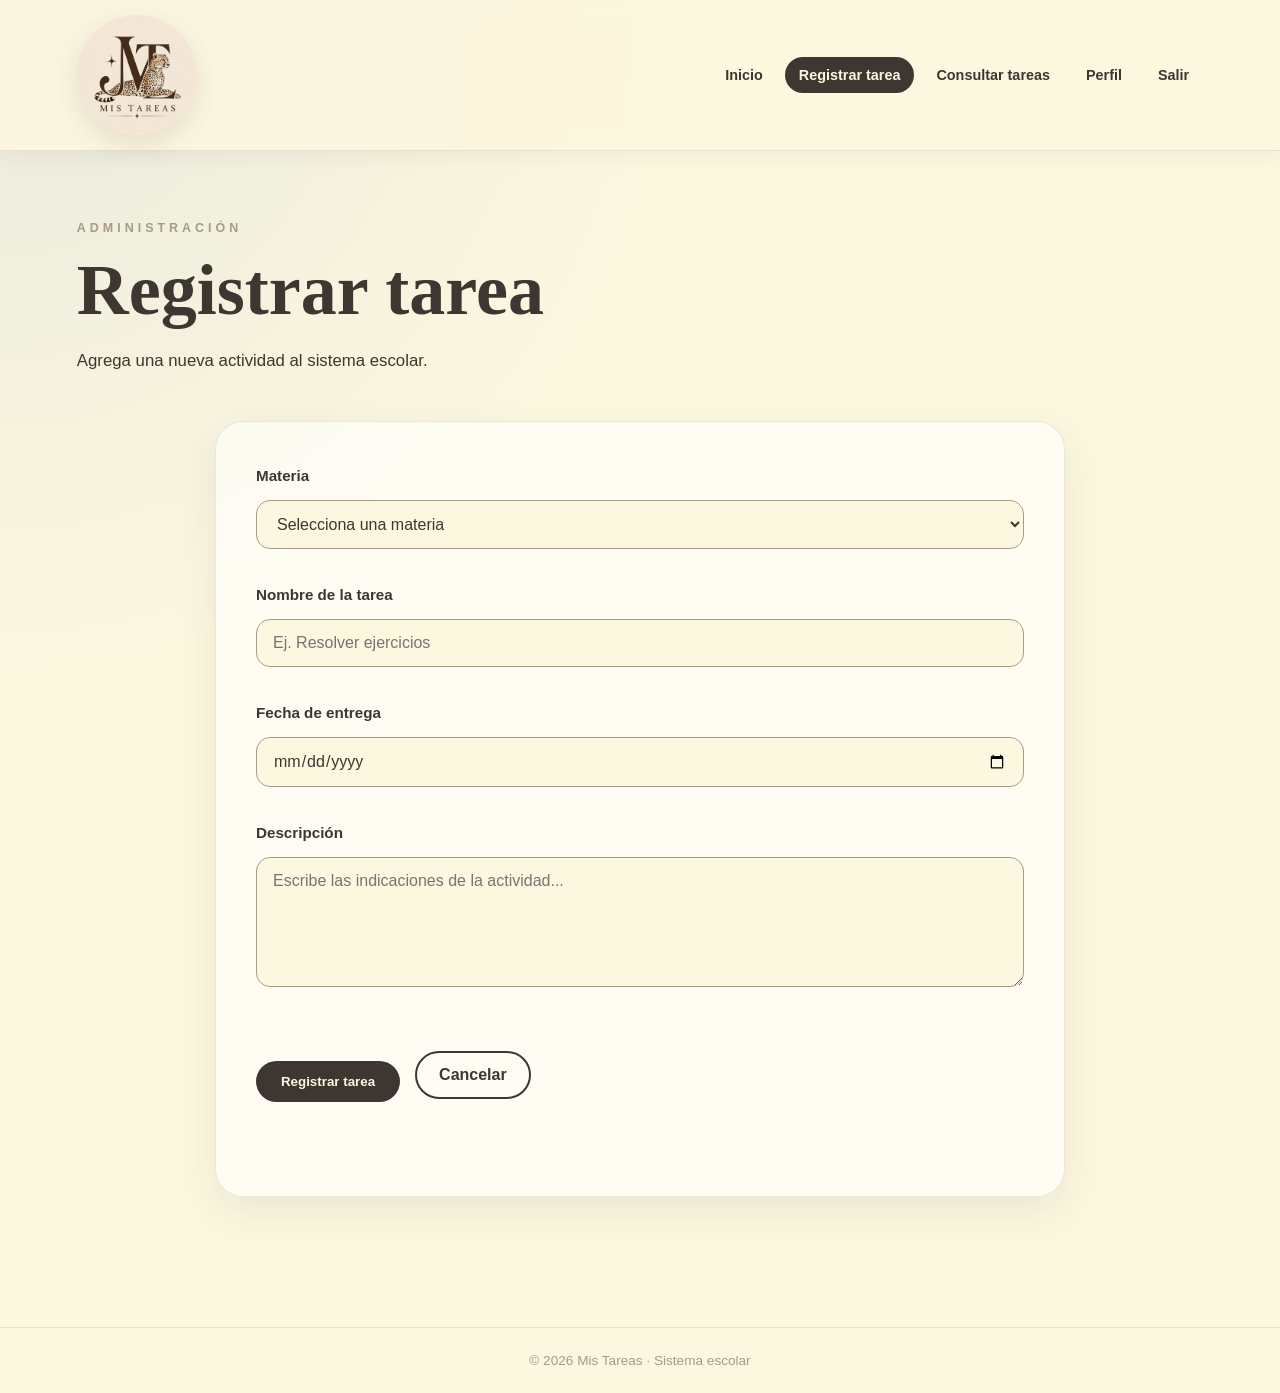
<file: registrar_tarea.html>
<!DOCTYPE html>
<html lang="es">

<head>
    <meta charset="UTF-8">
    <meta name="viewport" content="width=device-width, initial-scale=1.0">

    <meta name="description" content="Registrar una nueva tarea">

    <title>Registrar tarea | Mis Tareas</title>

    <link rel="stylesheet" href="css/estilos.css">
</head>

<body class="panel-body">

    <header class="barra-superior">

    <a href="profesor.html" class="logo-menu">
        <img src="img/logo.png" alt="Logo Mis Tareas">
    </a>

    <nav aria-label="Navegación principal">

        <a href="profesor.html">
            Inicio
        </a>

        <a href="registrar_tarea.html" class="activo">
            Registrar tarea
        </a>

        <a href="consultar_tareas.html">
            Consultar tareas
        </a>

        <a href="profesor_perfil.html">
            Perfil
        </a>

        <a href="index.html">
            Salir
        </a>

    </nav>

</header>


    <!-- CONTENIDO -->
    <main class="contenido-panel">

        <section class="bienvenida">

            <p class="etiqueta">
                ADMINISTRACIÓN
            </p>

            <h1>
                Registrar tarea
            </h1>

            <p>
                Agrega una nueva actividad al sistema escolar.
            </p>

        </section>


        <!-- FORMULARIO -->
        <section class="formulario-tarea">

            <form id="formularioTarea">

                <div class="campo-formulario">

                    <label for="materia">
                        Materia
                    </label>

                    <select id="materia" required>

                        <option value="">
                            Selecciona una materia
                        </option>

                        <option value="Matemáticas">
                            Matemáticas
                        </option>

                        <option value="Programación">
                            Programación
                        </option>

                        <option value="Inglés">
                            Inglés
                        </option>

                        <option value="Historia">
                            Historia
                        </option>

                    </select>

                </div>


                <div class="campo-formulario">

                    <label for="nombreTarea">
                        Nombre de la tarea
                    </label>

                    <input
                        type="text"
                        id="nombreTarea"
                        placeholder="Ej. Resolver ejercicios"
                        required>

                </div>


                <div class="campo-formulario">

                    <label for="fechaEntrega">
                        Fecha de entrega
                    </label>

                    <input
                        type="date"
                        id="fechaEntrega"
                        required>

                </div>


                <div class="campo-formulario">

                    <label for="descripcion">
                        Descripción
                    </label>

                    <textarea
                        id="descripcion"
                        rows="5"
                        placeholder="Escribe las indicaciones de la actividad..."
                        required></textarea>

                </div>


                <div class="acciones-formulario">

                    <button
                        type="submit"
                        class="boton">

                        Registrar tarea

                    </button>

                    <a
                        href="profesor.html"
                        class="boton-volver">

                        Cancelar

                    </a>

                </div>


                <p
                    id="mensajeRegistro"
                    class="mensaje-tarea"
                    aria-live="polite">
                </p>

            </form>

        </section>

    </main>


    <!-- PIE -->
    <footer class="pie-panel">

        <p>
            © 2026 Mis Tareas · Sistema escolar
        </p>

    </footer>


    <script src="js/script.js"></script>

</body>

</html>
</file>
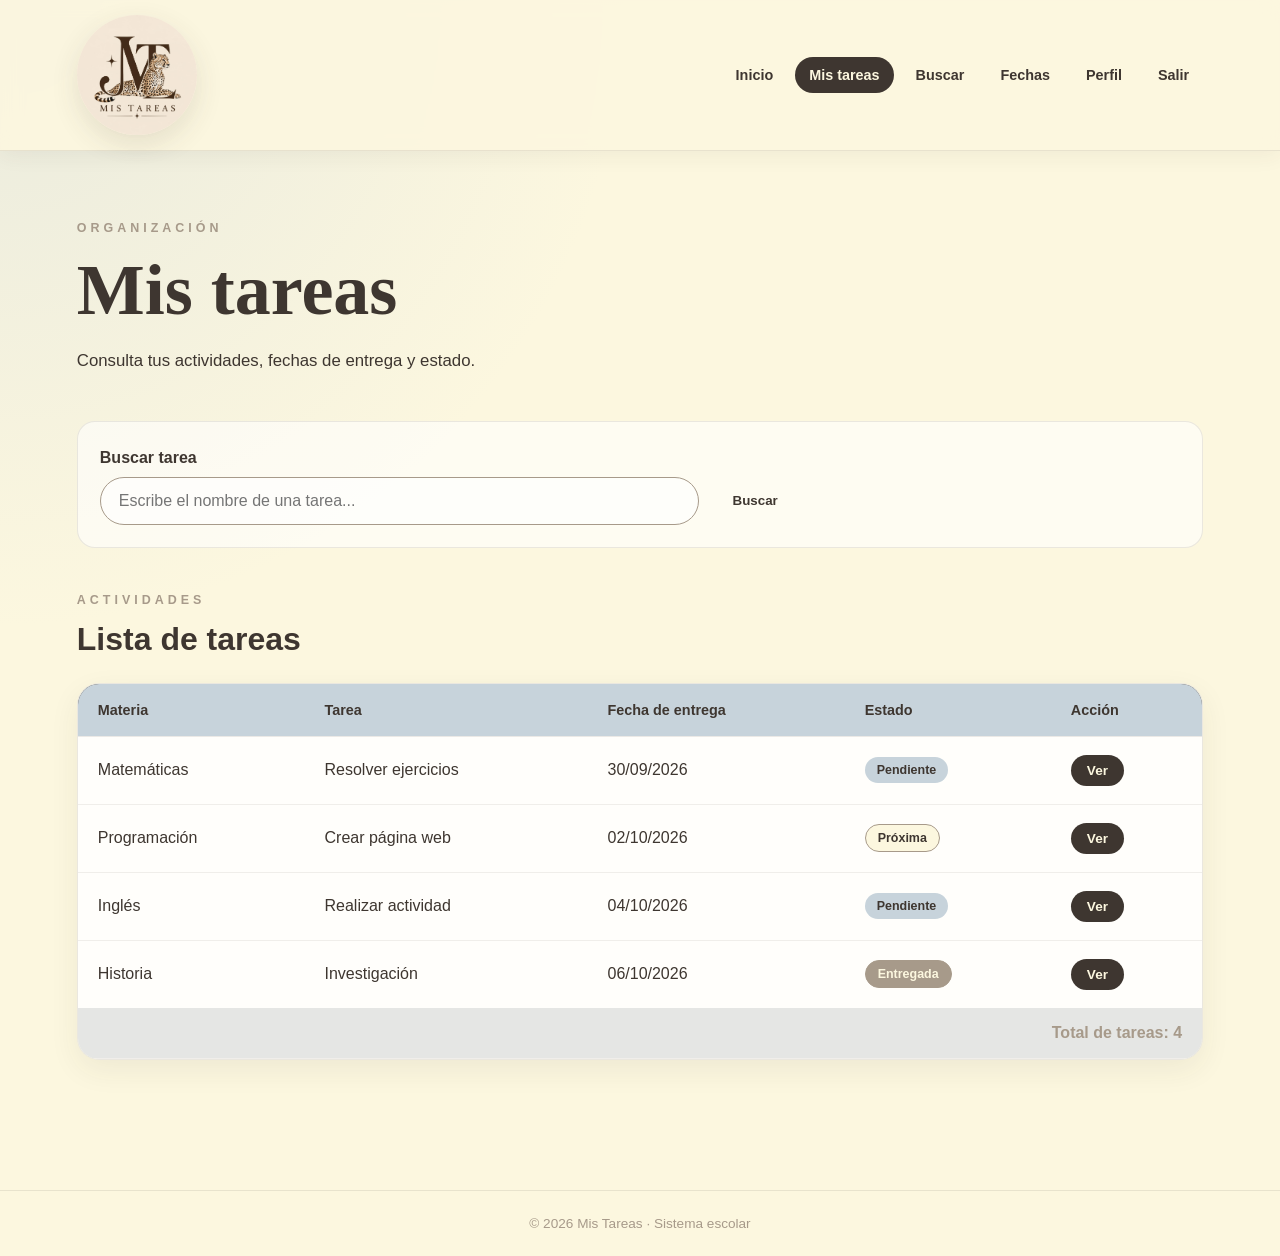
<file: tareas.html>
<!DOCTYPE html>
<html lang="es">

<head>
    <meta charset="UTF-8">
    <meta name="viewport" content="width=device-width, initial-scale=1.0">

    <meta name="description" content="Lista de tareas escolares">

    <title>Mis tareas | Mis Tareas</title>

    <link rel="stylesheet" href="css/estilos.css">
</head>

<body class="panel-body">

    <!-- ENCABEZADO -->
    <header class="barra-superior">

        <a href="estudiante.html" class="logo-menu">
            <img src="img/logo.png" alt="Logo Mis Tareas">
        </a>

        <!-- MENÚ -->
        <nav aria-label="Navegación principal">

            <a href="estudiante.html">
                Inicio
            </a>

            <a href="tareas.html" class="activo">
                Mis tareas
            </a>

            <a href="buscar.html">
                Buscar
            </a>

            <a href="fechas.html">
                Fechas
            </a>

            <a href="perfil.html">
                Perfil
            </a>

            <a href="index.html">
                Salir
            </a>

        </nav>

    </header>


    <!-- CONTENIDO PRINCIPAL -->
    <main class="contenido-panel">

        <!-- TÍTULO -->
        <section class="bienvenida">

            <p class="etiqueta">
                ORGANIZACIÓN
            </p>

            <h1>
                Mis tareas
            </h1>

            <p>
                Consulta tus actividades, fechas de entrega y estado.
            </p>

        </section>


        <!-- BUSCADOR -->
        <section class="buscador">

            <label for="buscarTarea">
                Buscar tarea
            </label>

            <div class="campo-busqueda">

                <input
                    type="search"
                    id="buscarTarea"
                    placeholder="Escribe el nombre de una tarea..."
                >

                <button
                    type="button"
                    class="boton-secundario"
                    onclick="buscarTarea()">
                    Buscar
                </button>

            </div>

        </section>


        <!-- TABLA -->
        <section class="tabla-contenedor">

            <div class="titulo-seccion">

                <div>

                    <p class="etiqueta">
                        ACTIVIDADES
                    </p>

                    <h2>
                        Lista de tareas
                    </h2>

                </div>

            </div>


            <div class="tabla-scroll">

                <table id="tablaTareas">

                    <thead>

                        <tr>

                            <th>Materia</th>

                            <th>Tarea</th>

                            <th>Fecha de entrega</th>

                            <th>Estado</th>

                            <th>Acción</th>

                        </tr>

                    </thead>


                    <tbody>

                        <tr>

                            <td>Matemáticas</td>

                            <td>Resolver ejercicios</td>

                            <td>30/09/2026</td>

                            <td>
                                <span class="estado pendiente">
                                    Pendiente
                                </span>
                            </td>

                            <td>
                                <a
                                    href="detalle-tarea.html"
                                    class="boton-tabla">
                                    Ver
                                </a>
                            </td>

                        </tr>


                        <tr>

                            <td>Programación</td>

                            <td>Crear página web</td>

                            <td>02/10/2026</td>

                            <td>
                                <span class="estado proxima">
                                    Próxima
                                </span>
                            </td>

                            <td>
                                <a
                                    href="detalle-tarea.html"
                                    class="boton-tabla">
                                    Ver
                                </a>
                            </td>

                        </tr>


                        <tr>

                            <td>Inglés</td>

                            <td>Realizar actividad</td>

                            <td>04/10/2026</td>

                            <td>
                                <span class="estado pendiente">
                                    Pendiente
                                </span>
                            </td>

                            <td>
                                <a
                                    href="detalle-tarea.html"
                                    class="boton-tabla">
                                    Ver
                                </a>
                            </td>

                        </tr>


                        <tr>

                            <td>Historia</td>

                            <td>Investigación</td>

                            <td>06/10/2026</td>

                            <td>
                                <span class="estado entregada">
                                    Entregada
                                </span>
                            </td>

                            <td>
                                <a
                                    href="detalle-tarea.html"
                                    class="boton-tabla">
                                    Ver
                                </a>
                            </td>

                        </tr>

                    </tbody>


                    <tfoot>

                        <tr>

                            <td colspan="5">
                                Total de tareas: 4
                            </td>

                        </tr>

                    </tfoot>

                </table>

            </div>

        </section>

    </main>


    <!-- PIE DE PÁGINA -->
    <footer class="pie-panel">

        <p>
            © 2026 Mis Tareas · Sistema escolar
        </p>

    </footer>


    <script src="js/script.js"></script>

</body>

</html>
</file>
<file: css/estilos.css>
/* PALETA */
:root{
--azul:#C7D3DB;--beige:#A79A8A;--crema:#FCF7DF;--cafe:#3E3630;
}
*{box-sizing:border-box;margin:0;padding:0}
body{min-height:100vh;font-family:Arial,Helvetica,sans-serif;color:var(--cafe);background:var(--crema);overflow-x:hidden}
a{color:inherit;text-decoration:none}
header{padding:18px 6%}
header img{width:150px;transition:.3s}
header img:hover{transform:scale(1.04)}
main{min-height:calc(100vh - 125px);display:grid;place-items:center;padding:30px 6%}
.hero{text-align:center;max-width:760px;animation:aparecer .9s ease}
.etiqueta{letter-spacing:4px;font-size:.78rem;font-weight:bold;color:var(--beige);margin-bottom:14px}
h1{font-family:Georgia,"Times New Roman",serif;font-size:clamp(3rem,8vw,6rem);margin-bottom:22px}
.hero p:not(.etiqueta){font-size:1.08rem;line-height:1.7;margin-bottom:32px}
.boton{display:inline-block;border:2px solid var(--cafe);background:var(--cafe);color:var(--crema);padding:14px 28px;border-radius:999px;font-weight:bold;cursor:pointer;transition:.25s}
.boton:hover{transform:translateY(-4px);box-shadow:0 12px 25px #3E363033}
.fondo{position:fixed;inset:0;z-index:-1;overflow:hidden}
.fondo span{position:absolute;width:180px;height:180px;border-radius:50%;background:var(--azul);opacity:.16;animation:flotar 12s ease-in-out infinite}
.fondo span:nth-child(1){left:8%;top:12%}.fondo span:nth-child(2){right:10%;top:25%;width:120px;height:120px;background:var(--beige);animation-delay:-3s}.fondo span:nth-child(3){left:20%;bottom:8%;width:140px;height:140px;animation-delay:-6s}.fondo span:nth-child(4){right:20%;bottom:12%;width:210px;height:210px;background:var(--azul);animation-delay:-9s}
.centrado{min-height:100vh!important}
.tarjeta{width:min(100%,460px);padding:38px;background:#FFFFFF99;border:1px solid #3E36301F;border-radius:24px;box-shadow:0 18px 50px #3E363024;backdrop-filter:blur(8px);animation:aparecer .7s ease}
.logo{display:block;width:170px;max-width:70%;margin:0 auto 20px}
.tarjeta h1{text-align:center;font-size:2.4rem;margin-bottom:25px}
form{display:grid;gap:10px}
label{font-weight:bold;margin-top:5px}
input{padding:13px 14px;border:1px solid var(--beige);border-radius:10px;background:var(--crema);font-size:1rem}
input:focus{outline:3px solid #C7D3DBB3;border-color:var(--cafe)}
form .boton{margin-top:12px}
#mensaje{text-align:center;min-height:22px}
.tarjeta>a{display:block;text-align:center;margin-top:20px;text-decoration:underline}
footer{text-align:center;padding:18px;font-size:.85rem}
@keyframes aparecer{from{opacity:0;transform:translateY(24px)}to{opacity:1;transform:translateY(0)}}
@keyframes flotar{0%,100%{transform:translate(0,0) scale(1)}50%{transform:translate(25px,-30px) scale(1.08)}}
@media(max-width:600px){header{text-align:center}header img{width:125px}.hero h1{font-size:3.3rem}.hero p:not(.etiqueta){font-size:1rem}.tarjeta{padding:28px 22px}}

/* =========================
   PÁGINA DE TAREAS
   ========================= */

.buscador {
    margin-bottom: 35px;
    padding: 22px;
    background: rgba(255, 255, 255, 0.58);
    border-radius: 18px;
    border: 1px solid rgba(62, 54, 48, 0.10);
}

.buscador label {
    display: block;
    margin-bottom: 10px;
}

.campo-busqueda {
    display: flex;
    gap: 10px;
}

.campo-busqueda input {
    flex: 1;
}

.campo-busqueda button {
    border: none;
}

.tabla-contenedor {
    width: 100%;
}

.tabla-scroll {
    width: 100%;
    overflow-x: auto;
    border-radius: 18px;
    box-shadow: 0 10px 28px rgba(62, 54, 48, 0.08);
}

table {
    width: 100%;
    min-width: 750px;
    border-collapse: collapse;
    background: rgba(255, 255, 255, 0.65);
}

thead {
    background: var(--cafe);
    color: var(--crema);
}

th,
td {
    padding: 16px;
    text-align: left;
    border-bottom: 1px solid rgba(62, 54, 48, 0.10);
}

th {
    font-size: 0.9rem;
}

tbody tr {
    transition: 0.25s ease;
}

tbody tr:hover {
    background: rgba(199, 211, 219, 0.35);
}

tfoot {
    background: rgba(167, 154, 138, 0.18);
    font-weight: bold;
}

.estado {
    display: inline-block;
    padding: 6px 10px;
    border-radius: 999px;
    font-size: 0.78rem;
    font-weight: bold;
}

.pendiente {
    background: var(--beige);
    color: var(--crema);
}

.proxima {
    background: var(--azul);
    color: var(--cafe);
}

.entregada {
    background: var(--crema);
    border: 1px solid var(--beige);
    color: var(--cafe);
}

.boton-tabla {
    display: inline-block;
    padding: 7px 13px;
    background: var(--cafe);
    color: var(--crema);
    border-radius: 999px;
    font-size: 0.82rem;
    font-weight: bold;
    transition: 0.25s ease;
}

.boton-tabla:hover {
    transform: translateY(-2px);
}

@media (max-width: 600px) {

    .campo-busqueda {
        flex-direction: column;
    }

    .campo-busqueda button {
        width: 100%;
    }

}


/* =========================
   DETALLE DE TAREA
   ========================= */

.detalle-tarea {
    background: rgba(255, 255, 255, 0.62);
    border: 1px solid rgba(62, 54, 48, 0.10);
    border-radius: 24px;
    padding: 40px;
    box-shadow: 0 15px 40px rgba(62, 54, 48, 0.08);
    animation: aparecer 0.7s ease both;
}

.detalle-encabezado {
    display: flex;
    align-items: flex-start;
    justify-content: space-between;
    gap: 25px;
    padding-bottom: 30px;
    border-bottom: 1px solid rgba(62, 54, 48, 0.12);
}

.detalle-encabezado h1 {
    font-size: clamp(2.2rem, 5vw, 4rem);
    margin-bottom: 10px;
}

.detalle-encabezado p:not(.etiqueta) {
    line-height: 1.6;
}

.estado.grande {
    flex-shrink: 0;
    padding: 9px 15px;
}

.informacion-tarea {
    display: grid;
    grid-template-columns: repeat(3, 1fr);
    gap: 15px;
    margin: 30px 0;
}

.dato-tarea {
    padding: 20px;
    background: rgba(199, 211, 219, 0.30);
    border-radius: 16px;
    transition: transform 0.25s ease;
}

.dato-tarea:hover {
    transform: translateY(-4px);
}

.dato-tarea span {
    display: block;
    font-size: 0.78rem;
    text-transform: uppercase;
    letter-spacing: 1px;
    color: var(--beige);
    margin-bottom: 7px;
    font-weight: bold;
}

.dato-tarea strong {
    font-size: 1rem;
}

.descripcion-tarea {
    padding: 25px 0;
    border-top: 1px solid rgba(62, 54, 48, 0.10);
    border-bottom: 1px solid rgba(62, 54, 48, 0.10);
}

.descripcion-tarea h2 {
    font-family: Georgia, "Times New Roman", serif;
    font-size: 1.8rem;
    margin-bottom: 10px;
}

.descripcion-tarea > p:last-child {
    line-height: 1.7;
}

.acciones-tarea {
    display: flex;
    align-items: center;
    gap: 15px;
    margin-top: 30px;
    flex-wrap: wrap;
}

.boton-volver {
    display: inline-block;
    padding: 12px 20px;
    border: 1px solid var(--cafe);
    border-radius: 999px;
    font-weight: bold;
    transition: 0.25s ease;
}

.boton-volver:hover {
    background: var(--cafe);
    color: var(--crema);
}

.mensaje-tarea {
    margin-top: 18px;
    font-weight: bold;
    min-height: 24px;
}


/* RESPONSIVE */

@media (max-width: 750px) {

    .detalle-tarea {
        padding: 28px 22px;
    }

    .detalle-encabezado {
        flex-direction: column;
    }

    .informacion-tarea {
        grid-template-columns: 1fr;
    }

    .acciones-tarea {
        align-items: stretch;
        flex-direction: column;
    }

    .acciones-tarea .boton,
    .boton-volver {
        width: 100%;
        text-align: center;
    }

}

/* =========================
   BUSCAR TAREAS
   ========================= */

.filtros-busqueda {
    display: grid;
    grid-template-columns: 1fr 1fr 1fr auto;
    gap: 15px;
    align-items: end;

    margin-bottom: 35px;
    padding: 25px;

    background: rgba(255, 255, 255, 0.58);

    border-radius: 20px;

    border: 1px solid rgba(62, 54, 48, 0.10);

    box-shadow: 0 10px 28px rgba(62, 54, 48, 0.06);
}

.filtro label {
    display: block;
    margin-bottom: 8px;
    font-weight: bold;
}

.filtro input,
.filtro select {
    width: 100%;
}

.filtros-busqueda .boton {
    border: none;
    white-space: nowrap;
}

.lista-resultados {
    display: grid;
    gap: 15px;
}

.resultado-tarea {
    display: flex;
    justify-content: space-between;
    align-items: center;
    gap: 20px;

    padding: 22px;

    background: rgba(255, 255, 255, 0.62);

    border-radius: 18px;

    border: 1px solid rgba(62, 54, 48, 0.10);

    transition: 0.25s ease;
}

.resultado-tarea:hover {
    transform: translateY(-4px);
    box-shadow: 0 10px 25px rgba(62, 54, 48, 0.08);
}

.materia-resultado {
    display: block;

    margin-bottom: 6px;

    color: var(--beige);

    font-size: 0.8rem;

    font-weight: bold;

    text-transform: uppercase;

    letter-spacing: 1px;
}

.resultado-tarea h3 {
    margin-bottom: 6px;

    font-family: Georgia, "Times New Roman", serif;
}

.resultado-tarea p {
    margin: 0;

    font-size: 0.9rem;
}


/* RESPONSIVE */

@media (max-width: 850px) {

    .filtros-busqueda {
        grid-template-columns: 1fr 1fr;
    }

    .filtros-busqueda .boton {
        width: 100%;
    }

}


@media (max-width: 600px) {

    .filtros-busqueda {
        grid-template-columns: 1fr;
    }

    .resultado-tarea {
        align-items: flex-start;
        flex-direction: column;
    }

}

/* =========================
   FECHAS DE ENTREGA
   ========================= */

.fechas-contenedor {
    width: 100%;
}

.lista-fechas {
    display: grid;
    gap: 16px;
}

.fecha-tarea {
    display: grid;
    grid-template-columns: 80px 1fr auto;
    align-items: center;
    gap: 22px;

    padding: 20px;

    background: rgba(255, 255, 255, 0.62);

    border: 1px solid rgba(62, 54, 48, 0.10);

    border-radius: 20px;

    transition: 0.25s ease;
}

.fecha-tarea:hover {
    transform: translateY(-4px);
    box-shadow: 0 12px 28px rgba(62, 54, 48, 0.08);
}

.fecha-numero {
    display: flex;
    flex-direction: column;
    align-items: center;
    justify-content: center;

    width: 70px;
    height: 70px;

    background: var(--cafe);
    color: var(--crema);

    border-radius: 18px;
}

.fecha-numero strong {
    font-size: 1.7rem;
    line-height: 1;
}

.fecha-numero span {
    margin-top: 5px;

    font-size: 0.72rem;
    font-weight: bold;
    letter-spacing: 1px;
}

.fecha-informacion h3 {
    margin: 3px 0 5px;

    font-family: Georgia, "Times New Roman", serif;
}

.fecha-informacion p {
    margin: 0;

    font-size: 0.9rem;
}


/* RESPONSIVE */

@media (max-width: 650px) {

    .fecha-tarea {
        grid-template-columns: 65px 1fr;
    }

    .fecha-numero {
        width: 60px;
        height: 60px;
    }

    .fecha-tarea .estado {
        grid-column: 2;
        justify-self: start;
    }

}

/* =========================
   PERFIL
   ========================= */

.perfil-contenedor {
    background: rgba(255, 255, 255, 0.62);

    border: 1px solid rgba(62, 54, 48, 0.10);

    border-radius: 24px;

    padding: 40px;

    box-shadow: 0 15px 40px rgba(62, 54, 48, 0.08);

    animation: aparecer 0.7s ease both;
}

.perfil-cabecera {
    display: flex;
    align-items: center;

    gap: 20px;

    padding-bottom: 30px;

    border-bottom: 1px solid rgba(62, 54, 48, 0.10);
}

.avatar {
    display: flex;
    align-items: center;
    justify-content: center;

    width: 85px;
    height: 85px;

    background: var(--cafe);
    color: var(--crema);

    border-radius: 50%;

    font-size: 2rem;
    font-weight: bold;

    animation: flotar 3s ease-in-out infinite;
}

.perfil-cabecera h2 {
    margin-bottom: 5px;

    font-family: Georgia, "Times New Roman", serif;
}

.perfil-cabecera p:last-child {
    margin: 0;
}

.datos-perfil {
    display: grid;

    grid-template-columns: repeat(2, 1fr);

    gap: 15px;

    margin: 30px 0;
}

.dato-perfil {
    padding: 20px;

    background: rgba(199, 211, 219, 0.30);

    border-radius: 16px;

    transition: 0.25s ease;
}

.dato-perfil:hover {
    transform: translateY(-4px);
}

.dato-perfil span {
    display: block;

    margin-bottom: 8px;

    color: var(--beige);

    font-size: 0.78rem;

    font-weight: bold;

    text-transform: uppercase;

    letter-spacing: 1px;
}

.dato-perfil strong {
    font-size: 1rem;
}

.resumen-perfil {
    padding-top: 25px;

    border-top: 1px solid rgba(62, 54, 48, 0.10);
}

.resumen-perfil h2 {
    margin-bottom: 20px;

    font-family: Georgia, "Times New Roman", serif;
}

.estadisticas-perfil {
    display: grid;

    grid-template-columns: repeat(3, 1fr);

    gap: 15px;
}

.estadistica {
    text-align: center;

    padding: 22px;

    background: rgba(252, 247, 223, 0.75);

    border-radius: 18px;

    transition: 0.25s ease;
}

.estadistica:hover {
    transform: translateY(-4px);
}

.estadistica strong {
    display: block;

    margin-bottom: 8px;

    font-size: 2rem;
}

.estadistica span {
    font-size: 0.85rem;
}

.acciones-perfil {
    margin-top: 30px;
}


/* RESPONSIVE */

@media (max-width: 700px) {

    .perfil-contenedor {
        padding: 28px 20px;
    }

    .datos-perfil {
        grid-template-columns: 1fr;
    }

    .estadisticas-perfil {
        grid-template-columns: 1fr;
    }

    .perfil-cabecera {
        align-items: flex-start;
    }

}

/* =========================
   PANEL DEL PROFESOR
   ========================= */

.resumen-profesor {
    display: grid;

    grid-template-columns: repeat(3, 1fr);

    gap: 18px;

    margin-bottom: 35px;
}

.tarjeta-profesor {
    padding: 25px;

    background: rgba(255, 255, 255, 0.62);

    border: 1px solid rgba(62, 54, 48, 0.10);

    border-radius: 20px;

    box-shadow: 0 10px 25px rgba(62, 54, 48, 0.06);

    transition: 0.25s ease;
}

.tarjeta-profesor:hover {
    transform: translateY(-5px);
}

.tarjeta-profesor span {
    display: block;

    margin-bottom: 10px;

    color: var(--beige);

    font-size: 0.8rem;

    font-weight: bold;

    text-transform: uppercase;

    letter-spacing: 1px;
}

.tarjeta-profesor strong {
    font-size: 2.3rem;

    font-family: Georgia, "Times New Roman", serif;
}


/* RESPONSIVE */

@media (max-width: 700px) {

    .resumen-profesor {
        grid-template-columns: 1fr;
    }

}

/* =========================
   REGISTRAR TAREA
   ========================= */

.formulario-tarea {
    max-width: 800px;

    margin: 0 auto;

    padding: 35px;

    background: rgba(255, 255, 255, 0.62);

    border: 1px solid rgba(62, 54, 48, 0.10);

    border-radius: 24px;

    box-shadow: 0 15px 40px rgba(62, 54, 48, 0.08);

    animation: aparecer 0.7s ease both;
}

.campo-formulario {
    margin-bottom: 22px;
}

.campo-formulario label {
    display: block;

    margin-bottom: 8px;

    font-weight: bold;
}

.campo-formulario input,
.campo-formulario select,
.campo-formulario textarea {
    width: 100%;

    padding: 13px 15px;

    border: 1px solid rgba(62, 54, 48, 0.20);

    border-radius: 12px;

    background: var(--crema);

    color: var(--cafe);

    font-family: inherit;

    font-size: 1rem;

    outline: none;

    transition: 0.25s ease;
}

.campo-formulario textarea {
    resize: vertical;
}

.campo-formulario input:focus,
.campo-formulario select:focus,
.campo-formulario textarea:focus {
    border-color: var(--cafe);

    box-shadow: 0 0 0 3px rgba(199, 211, 219, 0.55);
}

.acciones-formulario {
    display: flex;

    align-items: center;

    gap: 15px;

    margin-top: 30px;

    flex-wrap: wrap;
}

.acciones-formulario .boton {
    border: none;
}

@media (max-width: 600px) {

    .formulario-tarea {
        padding: 25px 20px;
    }

    .acciones-formulario {
        flex-direction: column;

        align-items: stretch;
    }

    .acciones-formulario .boton,
    .acciones-formulario .boton-volver {
        width: 100%;

        text-align: center;
    }

}

/* =========================
   CONSULTAR TAREAS
   ========================= */

.filtros-consulta {
    display: grid;

    grid-template-columns: 1fr 1fr auto;

    gap: 15px;

    align-items: end;

    margin-bottom: 35px;

    padding: 25px;

    background: rgba(255, 255, 255, 0.58);

    border-radius: 20px;

    border: 1px solid rgba(62, 54, 48, 0.10);

    box-shadow: 0 10px 28px rgba(62, 54, 48, 0.06);
}

.filtros-consulta label {
    display: block;

    margin-bottom: 8px;

    font-weight: bold;
}

.filtros-consulta select {
    width: 100%;

    padding: 13px 15px;

    border: 1px solid rgba(62, 54, 48, 0.20);

    border-radius: 12px;

    background: var(--crema);

    color: var(--cafe);

    font-family: inherit;

    font-size: 1rem;
}

.filtros-consulta .boton {
    border: none;
}


/* RESPONSIVE */

@media (max-width: 700px) {

    .filtros-consulta {
        grid-template-columns: 1fr;
    }

    .filtros-consulta .boton {
        width: 100%;
    }

}

/* =========================
   PANEL DEL ADMINISTRADOR
   ========================= */

.resumen-admin {
    display: grid;

    grid-template-columns: repeat(4, 1fr);

    gap: 18px;

    margin-bottom: 35px;
}

.tarjeta-admin {
    padding: 25px;

    background: rgba(255, 255, 255, 0.62);

    border: 1px solid rgba(62, 54, 48, 0.10);

    border-radius: 20px;

    box-shadow: 0 10px 25px rgba(62, 54, 48, 0.06);

    transition: 0.25s ease;
}

.tarjeta-admin:hover {
    transform: translateY(-5px);
}

.tarjeta-admin span {
    display: block;

    margin-bottom: 8px;

    color: var(--beige);

    font-size: 0.78rem;

    font-weight: bold;

    text-transform: uppercase;

    letter-spacing: 1px;
}

.tarjeta-admin strong {
    display: block;

    margin-bottom: 6px;

    font-size: 2.2rem;

    font-family: Georgia, "Times New Roman", serif;
}

.tarjeta-admin p {
    margin: 0;

    font-size: 0.85rem;
}


/* RESPONSIVE */

@media (max-width: 900px) {

    .resumen-admin {
        grid-template-columns: repeat(2, 1fr);
    }

}


@media (max-width: 550px) {

    .resumen-admin {
        grid-template-columns: 1fr;
    }

}


/* =========================
   INICIO DE SESIÓN
   ========================= */

.login-body {
    min-height: 100vh;

    display: flex;
    align-items: center;
    justify-content: center;

    padding: 30px;

    background:
        radial-gradient(
            circle at top left,
            rgba(199, 211, 219, 0.75),
            transparent 35%
        ),
        radial-gradient(
            circle at bottom right,
            rgba(167, 154, 138, 0.35),
            transparent 35%
        ),
        var(--crema);
}

.login-contenedor {
    width: 100%;
    max-width: 480px;

    animation: aparecer 0.8s ease both;
}

/* LOGO DEL LOGIN */

.login-logo {
    display: block;
    text-align: center;
    margin-bottom: 20px;
}

.login-logo img {
    width: 165px;
    height: 165px;
    object-fit: cover;
    border-radius: 50%;
    box-shadow: 0 10px 28px rgba(62, 54, 48, 0.12);
    animation: aparecerLogo 1s ease;
    transition: transform 0.4s ease, box-shadow 0.4s ease;
}

.login-logo img:hover {
    transform: scale(1.08) rotate(3deg);
    box-shadow: 0 16px 35px rgba(62, 54, 48, 0.18);
}

.login-tarjeta {
    padding: 40px;

    background: rgba(255, 255, 255, 0.70);

    border: 1px solid rgba(62, 54, 48, 0.10);

    border-radius: 25px;

    box-shadow:
        0 20px 50px rgba(62, 54, 48, 0.10);

    backdrop-filter: blur(8px);
}

.login-tarjeta h1 {
    margin-bottom: 10px;

    font-family: Georgia, "Times New Roman", serif;

    font-size: 2.5rem;
}

.login-descripcion {
    margin-bottom: 30px;

    line-height: 1.6;
}

.boton-login {
    width: 100%;

    border: none;

    margin-top: 8px;
}

.mensaje-login {
    min-height: 24px;

    margin-top: 15px;

    text-align: center;

    font-weight: bold;
}

.volver-inicio {
    display: block;

    margin-top: 25px;

    text-align: center;

    font-weight: bold;

    transition: 0.25s ease;
}

.volver-inicio:hover {
    transform: translateX(-3px);
}


/* RESPONSIVE */

@media (max-width: 550px) {

    .login-body {
        padding: 20px;
    }

    .login-tarjeta {
        padding: 28px 22px;
    }

    .login-tarjeta h1 {
        font-size: 2rem;
    }

}





/* =========================
   ESTILOS GENERALES DEL PANEL
   ========================= */

.panel-body {
    min-height: 100vh;
    background:
        radial-gradient(
            circle at top left,
            rgba(199, 211, 219, 0.35),
            transparent 35%
        ),
        var(--crema);
}


/* =========================
   BARRA SUPERIOR
   ========================= */

.barra-superior {
    position: sticky;
    top: 0;
    z-index: 100;

    display: flex;
    align-items: center;
    justify-content: space-between;

    gap: 30px;

    padding: 15px 6%;

    background: rgba(252, 247, 223, 0.90);

    border-bottom: 1px solid rgba(62, 54, 48, 0.10);

    backdrop-filter: blur(10px);

    box-shadow:
        0 5px 20px rgba(62, 54, 48, 0.06);
}


/* LOGO DEL MENÚ */

.logo-menu {
    display: block;
    width: 105px;
    flex-shrink: 0;
}

.logo-menu img {
    display: block;
    width: 100%;
    height: auto;
}


/* =========================
   MENÚ
   ========================= */

.barra-superior nav {
    display: flex;
    align-items: center;
    justify-content: flex-end;

    gap: 8px;

    flex-wrap: wrap;
}

.barra-superior nav a {
    display: inline-block;

    padding: 10px 14px;

    border-radius: 999px;

    font-size: 0.9rem;

    font-weight: bold;

    transition:
        background 0.25s ease,
        color 0.25s ease,
        transform 0.25s ease;
}

.barra-superior nav a:hover {
    background: var(--azul);

    transform: translateY(-2px);
}

.barra-superior nav a.activo {
    background: var(--cafe);

    color: var(--crema);
}


/* =========================
   CONTENIDO DEL PANEL
   ========================= */

.contenido-panel {
    width: min(1200px, 88%);

    margin: 0 auto;

    padding: 70px 0;

    display: block;

    min-height: auto;
}


/* =========================
   BIENVENIDA
   ========================= */

.bienvenida {
    margin-bottom: 45px;

    animation: aparecer 0.7s ease both;
}

.bienvenida h1 {
    font-size: clamp(2.5rem, 6vw, 4.5rem);

    margin-bottom: 15px;
}

.bienvenida p:not(.etiqueta) {
    max-width: 700px;

    line-height: 1.7;

    font-size: 1.05rem;
}


/* =========================
   BOTONES
   ========================= */

.boton {
    display: inline-block;

    border: 2px solid var(--cafe);

    background: var(--cafe);

    color: var(--crema);

    padding: 13px 25px;

    border-radius: 999px;

    font-weight: bold;

    cursor: pointer;

    transition:
        transform 0.25s ease,
        box-shadow 0.25s ease,
        background 0.25s ease;
}

.boton:hover {
    background: var(--beige);

    border-color: var(--beige);

    color: var(--crema);

    transform: translateY(-4px);

    box-shadow:
        0 10px 25px rgba(62, 54, 48, 0.15);
}

.boton-secundario {
    display: inline-block;

    padding: 12px 22px;

    border: 2px solid var(--cafe);

    background: transparent;

    color: var(--cafe);

    border-radius: 999px;

    font-weight: bold;

    transition: 0.25s ease;
}

.boton-secundario:hover {
    background: var(--cafe);

    color: var(--crema);

    transform: translateY(-3px);
}


/* =========================
   PIE DE PÁGINA
   ========================= */

.pie-panel {
    padding: 25px;

    margin-top: 20px;

    border-top: 1px solid rgba(62, 54, 48, 0.10);

    color: var(--beige);
}


/* =========================
   SELECT
   ========================= */

select {
    padding: 13px 15px;

    border: 1px solid var(--beige);

    border-radius: 12px;

    background: var(--crema);

    color: var(--cafe);

    font-family: inherit;

    font-size: 1rem;

    outline: none;
}

select:focus {
    border-color: var(--cafe);

    box-shadow:
        0 0 0 3px rgba(199, 211, 219, 0.55);
}


/* =========================
   RESPONSIVE DEL MENÚ
   ========================= */

@media (max-width: 850px) {

    .barra-superior {
        flex-direction: column;

        align-items: center;

        padding: 18px 5%;
    }

    .barra-superior nav {
        justify-content: center;
    }

    .contenido-panel {
        width: 90%;

        padding: 50px 0;
    }

}


@media (max-width: 550px) {

    .barra-superior nav {
        gap: 5px;
    }

    .barra-superior nav a {
        padding: 8px 10px;

        font-size: 0.8rem;
    }

    .logo-menu {
        width: 90px;
    }

}



/* =========================
   ESTUDIANTE - RESUMEN
   ========================= */

.resumen {
    display: grid;
    grid-template-columns: repeat(3, 1fr);
    gap: 22px;
    margin-bottom: 60px;
}

.tarjeta-resumen {
    background: rgba(255, 255, 255, 0.55);
    border: 1px solid rgba(62, 54, 48, 0.10);
    border-radius: 24px;
    padding: 28px;
    box-shadow: 0 10px 30px rgba(62, 54, 48, 0.07);
    transition: 0.3s ease;
}

.tarjeta-resumen:hover {
    transform: translateY(-6px);
    box-shadow: 0 15px 35px rgba(62, 54, 48, 0.12);
}

.tarjeta-resumen .numero {
    display: block;
    font-size: 2.8rem;
    font-weight: bold;
    color: var(--cafe);
    margin-bottom: 8px;
}

.tarjeta-resumen h2 {
    font-size: 1.1rem;
    margin-bottom: 8px;
}

.tarjeta-resumen p {
    margin: 0;
    color: var(--beige);
    line-height: 1.5;
}


/* =========================
   SECCIÓN DE TAREAS
   ========================= */

.seccion-tareas {
    margin-bottom: 60px;
}

.titulo-seccion {
    display: flex;
    align-items: center;
    justify-content: space-between;
    gap: 20px;
    margin-bottom: 25px;
}

.titulo-seccion h2 {
    margin: 5px 0 0;
    font-size: 2rem;
}


/* =========================
   LISTA DE TAREAS
   ========================= */

.lista-tareas {
    display: grid;
    gap: 18px;
}

.tarea-card {
    display: flex;
    align-items: center;
    justify-content: space-between;
    gap: 30px;

    padding: 25px;

    background: rgba(255, 255, 255, 0.60);

    border: 1px solid rgba(62, 54, 48, 0.10);

    border-radius: 22px;

    box-shadow: 0 8px 25px rgba(62, 54, 48, 0.06);

    transition: 0.3s ease;
}

.tarea-card:hover {
    transform: translateY(-4px);
    box-shadow: 0 14px 30px rgba(62, 54, 48, 0.10);
}

.tarea-card h3 {
    margin: 10px 0 8px;
    font-size: 1.25rem;
}

.tarea-card p {
    margin-bottom: 10px;
    line-height: 1.5;
}

.tarea-card small {
    color: var(--beige);
}


/* =========================
   ESTADOS DE LAS TAREAS
   ========================= */

.estado {
    display: inline-block;

    padding: 6px 12px;

    border-radius: 999px;

    font-size: 0.78rem;

    font-weight: bold;
}

.estado.pendiente {
    background: var(--azul);
    color: var(--cafe);
}

.estado.realizada {
    background: var(--beige);
    color: var(--crema);
}


/* =========================
   ACCESOS RÁPIDOS
   ========================= */

.accesos-rapidos {
    display: grid;
    grid-template-columns: repeat(2, 1fr);
    gap: 22px;
    margin-bottom: 30px;
}

.acceso-card {
    padding: 30px;

    background: var(--azul);

    border-radius: 24px;

    box-shadow: 0 10px 30px rgba(62, 54, 48, 0.08);

    transition: 0.3s ease;
}

.acceso-card:hover {
    transform: translateY(-5px);
}

.acceso-card h2 {
    margin-bottom: 12px;
}

.acceso-card p {
    line-height: 1.6;
    margin-bottom: 20px;
}


/* =========================
   ANIMACIONES
   ========================= */

.resumen,
.seccion-tareas,
.accesos-rapidos {
    animation: aparecer 0.7s ease both;
}

.tarjeta-resumen:nth-child(2) {
    animation-delay: 0.1s;
}

.tarjeta-resumen:nth-child(3) {
    animation-delay: 0.2s;
}

.tarea-card:nth-child(2) {
    animation-delay: 0.1s;
}

.tarea-card:nth-child(3) {
    animation-delay: 0.2s;
}


/* =========================
   RESPONSIVE
   ========================= */

@media (max-width: 800px) {

    .resumen {
        grid-template-columns: 1fr;
    }

    .accesos-rapidos {
        grid-template-columns: 1fr;
    }

    .tarea-card {
        flex-direction: column;
        align-items: flex-start;
    }

    .tarea-card .boton,
    .tarea-card .boton-secundario {
        align-self: flex-start;
    }

}

@media (max-width: 550px) {

    .titulo-seccion {
        flex-direction: column;
        align-items: flex-start;
    }

    .tarjeta-resumen,
    .tarea-card,
    .acceso-card {
        padding: 22px;
    }

}


/* =========================
   TAREAS - BUSCADOR
   ========================= */

.buscador {
    margin-bottom: 45px;
}

.buscador label {
    display: block;
    margin-bottom: 10px;
    font-weight: bold;
}

.campo-busqueda {
    display: flex;
    align-items: center;
    gap: 12px;
    max-width: 700px;
}

.campo-busqueda input {
    flex: 1;
    padding: 14px 18px;
    border: 1px solid var(--beige);
    border-radius: 999px;
    background: rgba(255, 255, 255, 0.65);
    color: var(--cafe);
    font-family: inherit;
    font-size: 1rem;
    outline: none;
}

.campo-busqueda input:focus {
    border-color: var(--cafe);
    box-shadow: 0 0 0 3px rgba(199, 211, 219, 0.55);
}


/* =========================
   TABLA DE TAREAS
   ========================= */

.tabla-contenedor {
    margin-bottom: 40px;
}

.tabla-scroll {
    width: 100%;
    overflow-x: auto;

    background: rgba(255, 255, 255, 0.60);

    border: 1px solid rgba(62, 54, 48, 0.10);

    border-radius: 22px;

    box-shadow: 0 10px 30px rgba(62, 54, 48, 0.07);

    animation: aparecer 0.7s ease both;
}

#tablaTareas {
    width: 100%;
    min-width: 750px;
    border-collapse: collapse;
}

#tablaTareas th {
    padding: 18px 20px;

    background: var(--azul);

    color: var(--cafe);

    text-align: left;

    font-size: 0.9rem;
}

#tablaTareas td {
    padding: 18px 20px;

    border-bottom: 1px solid rgba(62, 54, 48, 0.08);

    vertical-align: middle;
}

#tablaTareas tbody tr {
    transition: 0.25s ease;
}

#tablaTareas tbody tr:hover {
    background: rgba(199, 211, 219, 0.18);
}

#tablaTareas tbody tr:last-child td {
    border-bottom: none;
}


/* =========================
   BOTÓN DE LA TABLA
   ========================= */

.boton-tabla {
    display: inline-block;

    padding: 8px 16px;

    background: var(--cafe);

    color: var(--crema);

    border-radius: 999px;

    font-size: 0.85rem;

    font-weight: bold;

    transition: 0.25s ease;
}

.boton-tabla:hover {
    background: var(--beige);

    color: var(--crema);

    transform: translateY(-2px);
}


/* =========================
   ESTADOS
   ========================= */

.estado.proxima {
    background: var(--crema);
    color: var(--cafe);
    border: 1px solid var(--beige);
}

.estado.entregada {
    background: var(--beige);
    color: var(--crema);
}


/* =========================
   PIE DE TABLA
   ========================= */

#tablaTareas tfoot td {
    padding: 16px 20px;

    background: rgba(199, 211, 219, 0.25);

    color: var(--beige);

    font-weight: bold;

    text-align: right;
}


/* =========================
   RESPONSIVE
   ========================= */

@media (max-width: 650px) {

    .campo-busqueda {
        flex-direction: column;
        align-items: stretch;
    }

    .campo-busqueda .boton-secundario {
        text-align: center;
    }

}


/* =========================
   DETALLE DE TAREA
   ========================= */

.detalle-tarea {
    max-width: 950px;
    margin: 0 auto;
    padding: 40px;

    background: rgba(255, 255, 255, 0.62);

    border: 1px solid rgba(62, 54, 48, 0.10);

    border-radius: 28px;

    box-shadow:
        0 15px 40px rgba(62, 54, 48, 0.08);

    animation: aparecer 0.7s ease both;
}


/* ENCABEZADO */

.detalle-encabezado {
    display: flex;
    align-items: flex-start;
    justify-content: space-between;

    gap: 30px;

    padding-bottom: 30px;

    border-bottom: 1px solid rgba(62, 54, 48, 0.10);
}

.detalle-encabezado h1 {
    margin: 8px 0 12px;

    font-size: clamp(2rem, 5vw, 3.5rem);
}

.detalle-encabezado p:not(.etiqueta) {
    line-height: 1.6;
}


/* ESTADO GRANDE */

.estado.grande {
    flex-shrink: 0;

    padding: 10px 18px;

    font-size: 0.9rem;
}


/* INFORMACIÓN */

.informacion-tarea {
    display: grid;

    grid-template-columns: repeat(3, 1fr);

    gap: 18px;

    margin: 30px 0;
}

.dato-tarea {
    padding: 20px;

    background: rgba(199, 211, 219, 0.25);

    border-radius: 18px;
}

.dato-tarea span {
    display: block;

    margin-bottom: 8px;

    color: var(--beige);

    font-size: 0.85rem;

    font-weight: bold;
}

.dato-tarea strong {
    color: var(--cafe);

    font-size: 1.05rem;
}


/* DESCRIPCIÓN */

.descripcion-tarea {
    padding: 30px 0;

    border-top: 1px solid rgba(62, 54, 48, 0.08);
}

.descripcion-tarea h2 {
    margin: 8px 0 12px;
}

.descripcion-tarea p:not(.etiqueta) {
    max-width: 750px;

    line-height: 1.8;
}


/* ACCIONES */

.acciones-tarea {
    display: flex;

    align-items: center;

    gap: 15px;

    margin-top: 25px;
}

.boton-volver {
    display: inline-block;

    padding: 13px 22px;

    border: 2px solid var(--cafe);

    border-radius: 999px;

    color: var(--cafe);

    font-weight: bold;

    transition: 0.25s ease;
}

.boton-volver:hover {
    background: var(--cafe);

    color: var(--crema);

    transform: translateY(-3px);
}


/* MENSAJE */

.mensaje-tarea {
    margin-top: 20px;

    font-weight: bold;

    color: var(--beige);
}


/* =========================
   RESPONSIVE
   ========================= */

@media (max-width: 750px) {

    .detalle-tarea {
        padding: 25px;
    }

    .detalle-encabezado {
        flex-direction: column;
    }

    .informacion-tarea {
        grid-template-columns: 1fr;
    }

    .acciones-tarea {
        flex-direction: column;

        align-items: stretch;
    }

    .acciones-tarea .boton,
    .boton-volver {
        text-align: center;
    }

}

/* =========================
   BUSCAR TAREAS
   ========================= */

.filtros-busqueda {
    display: grid;
    grid-template-columns: 1.5fr 1fr 1fr auto;
    align-items: end;
    gap: 18px;

    padding: 28px;

    margin-bottom: 50px;

    background: rgba(255, 255, 255, 0.60);

    border: 1px solid rgba(62, 54, 48, 0.10);

    border-radius: 24px;

    box-shadow: 0 10px 30px rgba(62, 54, 48, 0.07);

    animation: aparecer 0.7s ease both;
}

.filtro {
    display: flex;
    flex-direction: column;
    gap: 8px;
}

.filtro label {
    font-weight: bold;
    font-size: 0.9rem;
}

.filtro input,
.filtro select {
    width: 100%;
    box-sizing: border-box;

    padding: 13px 15px;

    border: 1px solid var(--beige);

    border-radius: 12px;

    background: var(--crema);

    color: var(--cafe);

    font-family: inherit;

    font-size: 0.95rem;

    outline: none;
}

.filtro input:focus,
.filtro select:focus {
    border-color: var(--cafe);

    box-shadow:
        0 0 0 3px rgba(199, 211, 219, 0.55);
}


/* =========================
   RESULTADOS
   ========================= */

.resultados-busqueda {
    margin-bottom: 40px;
}

.lista-resultados {
    display: grid;
    gap: 18px;
}

.resultado-tarea {
    display: flex;

    align-items: center;

    justify-content: space-between;

    gap: 25px;

    padding: 24px 28px;

    background: rgba(255, 255, 255, 0.60);

    border: 1px solid rgba(62, 54, 48, 0.10);

    border-radius: 22px;

    box-shadow:
        0 8px 25px rgba(62, 54, 48, 0.06);

    transition: 0.3s ease;

    animation: aparecer 0.6s ease both;
}

.resultado-tarea:hover {
    transform: translateY(-4px);

    box-shadow:
        0 14px 30px rgba(62, 54, 48, 0.10);
}

.materia-resultado {
    display: inline-block;

    margin-bottom: 7px;

    color: var(--beige);

    font-size: 0.85rem;

    font-weight: bold;

    text-transform: uppercase;
}

.resultado-tarea h3 {
    margin: 0 0 7px;

    font-size: 1.2rem;
}

.resultado-tarea p {
    margin: 0;

    color: var(--beige);
}


/* =========================
   ESTADOS
   ========================= */

.resultado-tarea .estado {
    flex-shrink: 0;
}

.resultado-tarea .estado.proxima {
    background: var(--crema);

    color: var(--cafe);

    border: 1px solid var(--beige);
}

.resultado-tarea .estado.entregada {
    background: var(--beige);

    color: var(--crema);
}


/* =========================
   RESPONSIVE
   ========================= */

@media (max-width: 950px) {

    .filtros-busqueda {
        grid-template-columns: 1fr 1fr;
    }

    .filtros-busqueda .boton {
        width: 100%;
        text-align: center;
        box-sizing: border-box;
    }

}

@media (max-width: 650px) {

    .filtros-busqueda {
        grid-template-columns: 1fr;
        padding: 22px;
    }

    .resultado-tarea {
        flex-direction: column;
        align-items: flex-start;
    }

}

/* =========================
   FECHAS DE ENTREGA
   ========================= */

.fechas-contenedor {
    margin-bottom: 40px;
}

.lista-fechas {
    display: grid;
    gap: 18px;
}

.fecha-tarea {
    display: grid;
    grid-template-columns: 90px 1fr auto;
    align-items: center;
    gap: 25px;

    padding: 22px 25px;

    background: rgba(255, 255, 255, 0.60);

    border: 1px solid rgba(62, 54, 48, 0.10);

    border-radius: 22px;

    box-shadow:
        0 8px 25px rgba(62, 54, 48, 0.06);

    transition: 0.3s ease;

    animation: aparecer 0.6s ease both;
}

.fecha-tarea:hover {
    transform: translateY(-4px);

    box-shadow:
        0 14px 30px rgba(62, 54, 48, 0.10);
}


/* =========================
   NÚMERO DE FECHA
   ========================= */

.fecha-numero {
    width: 75px;
    height: 75px;

    display: flex;
    flex-direction: column;

    align-items: center;
    justify-content: center;

    background: var(--azul);

    border-radius: 20px;

    color: var(--cafe);
}

.fecha-numero strong {
    font-size: 1.8rem;

    line-height: 1;
}

.fecha-numero span {
    margin-top: 5px;

    font-size: 0.75rem;

    font-weight: bold;

    letter-spacing: 1px;
}


/* =========================
   INFORMACIÓN
   ========================= */

.fecha-informacion h3 {
    margin: 5px 0 7px;

    font-size: 1.2rem;
}

.fecha-informacion p {
    margin: 0;

    color: var(--beige);
}


/* =========================
   ESTADO
   ========================= */

.fecha-tarea .estado {
    white-space: nowrap;
}

.fecha-tarea .estado.proxima {
    background: var(--crema);

    color: var(--cafe);

    border: 1px solid var(--beige);
}

.fecha-tarea .estado.entregada {
    background: var(--beige);

    color: var(--crema);
}


/* =========================
   ANIMACIÓN
   ========================= */

.fecha-tarea:nth-child(2) {
    animation-delay: 0.1s;
}

.fecha-tarea:nth-child(3) {
    animation-delay: 0.2s;
}

.fecha-tarea:nth-child(4) {
    animation-delay: 0.3s;
}


/* =========================
   RESPONSIVE
   ========================= */

@media (max-width: 700px) {

    .fecha-tarea {
        grid-template-columns: 75px 1fr;

        gap: 18px;
    }

    .fecha-tarea .estado {
        grid-column: 2;
        justify-self: start;
    }

}


@media (max-width: 500px) {

    .fecha-tarea {
        grid-template-columns: 1fr;
    }

    .fecha-numero {
        width: 70px;
        height: 70px;
    }

    .fecha-tarea .estado {
        grid-column: auto;
    }

}


/* =========================
   PERFIL DEL ESTUDIANTE
   ========================= */

.perfil-contenedor {
    max-width: 950px;
    margin: 0 auto 40px;
    padding: 40px;

    background: rgba(255, 255, 255, 0.62);

    border: 1px solid rgba(62, 54, 48, 0.10);

    border-radius: 28px;

    box-shadow:
        0 15px 40px rgba(62, 54, 48, 0.08);

    animation: aparecer 0.7s ease both;
}


/* =========================
   CABECERA DEL PERFIL
   ========================= */

.perfil-cabecera {
    display: flex;
    align-items: center;
    gap: 22px;

    padding-bottom: 30px;

    border-bottom: 1px solid rgba(62, 54, 48, 0.10);
}

.avatar {
    width: 90px;
    height: 90px;

    display: flex;
    align-items: center;
    justify-content: center;

    background: var(--azul);

    color: var(--cafe);

    border-radius: 50%;

    font-size: 2.5rem;
    font-weight: bold;

    box-shadow:
        0 8px 20px rgba(62, 54, 48, 0.10);

    transition: 0.3s ease;
}

.avatar:hover {
    transform: scale(1.08) rotate(3deg);
}

.perfil-cabecera h2 {
    margin: 6px 0;

    font-size: 1.8rem;
}

.perfil-cabecera p:not(.etiqueta) {
    margin: 0;

    color: var(--beige);
}


/* =========================
   DATOS DEL PERFIL
   ========================= */

.datos-perfil {
    display: grid;

    grid-template-columns: repeat(2, 1fr);

    gap: 18px;

    margin: 30px 0;
}

.dato-perfil {
    padding: 22px;

    background: rgba(199, 211, 219, 0.22);

    border-radius: 18px;

    transition: 0.3s ease;
}

.dato-perfil:hover {
    transform: translateY(-3px);

    background: rgba(199, 211, 219, 0.35);
}

.dato-perfil span {
    display: block;

    margin-bottom: 8px;

    color: var(--beige);

    font-size: 0.85rem;

    font-weight: bold;
}

.dato-perfil strong {
    color: var(--cafe);

    font-size: 1.05rem;
}


/* =========================
   RESUMEN
   ========================= */

.resumen-perfil {
    margin-top: 35px;

    padding-top: 30px;

    border-top: 1px solid rgba(62, 54, 48, 0.10);
}

.resumen-perfil h2 {
    margin: 7px 0 25px;

    font-size: 1.8rem;
}

.estadisticas-perfil {
    display: grid;

    grid-template-columns: repeat(3, 1fr);

    gap: 18px;
}

.estadistica {
    padding: 25px;

    text-align: center;

    background: var(--crema);

    border: 1px solid rgba(62, 54, 48, 0.08);

    border-radius: 20px;

    transition: 0.3s ease;
}

.estadistica:hover {
    transform: translateY(-5px);

    box-shadow:
        0 10px 25px rgba(62, 54, 48, 0.08);
}

.estadistica strong {
    display: block;

    margin-bottom: 8px;

    color: var(--cafe);

    font-size: 2.2rem;
}

.estadistica span {
    color: var(--beige);

    font-size: 0.9rem;
}


/* =========================
   BOTÓN DEL PERFIL
   ========================= */

.acciones-perfil {
    display: flex;

    justify-content: center;

    margin-top: 35px;
}

.acciones-perfil .boton {
    min-width: 180px;

    text-align: center;
}


/* =========================
   RESPONSIVE
   ========================= */

@media (max-width: 700px) {

    .perfil-contenedor {
        padding: 25px;
    }

    .datos-perfil {
        grid-template-columns: 1fr;
    }

    .estadisticas-perfil {
        grid-template-columns: 1fr;
    }

}


@media (max-width: 500px) {

    .perfil-cabecera {
        flex-direction: column;

        align-items: flex-start;
    }

    .perfil-cabecera h2 {
        font-size: 1.5rem;
    }

}


/* =========================
   REGISTRAR TAREA
   ========================= */

.formulario-tarea {
    max-width: 850px;
    margin: 0 auto 40px;

    padding: 40px;

    background: rgba(255, 255, 255, 0.62);

    border: 1px solid rgba(62, 54, 48, 0.10);

    border-radius: 28px;

    box-shadow:
        0 15px 40px rgba(62, 54, 48, 0.08);

    animation: aparecer 0.7s ease both;
}


/* =========================
   CAMPOS
   ========================= */

.campo-formulario {
    display: flex;
    flex-direction: column;

    gap: 8px;

    margin-bottom: 22px;
}

.campo-formulario label {
    color: var(--cafe);

    font-weight: bold;

    font-size: 0.95rem;
}

.campo-formulario input,
.campo-formulario select,
.campo-formulario textarea {
    width: 100%;

    box-sizing: border-box;

    padding: 14px 16px;

    border: 1px solid var(--beige);

    border-radius: 14px;

    background: var(--crema);

    color: var(--cafe);

    font-family: inherit;

    font-size: 1rem;

    outline: none;

    transition: 0.25s ease;
}

.campo-formulario input:focus,
.campo-formulario select:focus,
.campo-formulario textarea:focus {
    border-color: var(--cafe);

    box-shadow:
        0 0 0 3px rgba(199, 211, 219, 0.55);
}

.campo-formulario textarea {
    resize: vertical;

    min-height: 130px;
}


/* =========================
   ACCIONES
   ========================= */

.acciones-formulario {
    display: flex;

    align-items: center;

    gap: 15px;

    margin-top: 30px;
}

.acciones-formulario .boton {
    border: none;

    cursor: pointer;
}

.acciones-formulario .boton-volver {
    text-align: center;
}


/* =========================
   MENSAJE
   ========================= */

#mensajeRegistro {
    margin-top: 20px;

    text-align: center;

    min-height: 24px;
}


/* =========================
   RESPONSIVE
   ========================= */

@media (max-width: 650px) {

    .formulario-tarea {
        padding: 25px;
    }

    .acciones-formulario {
        flex-direction: column;

        align-items: stretch;
    }

    .acciones-formulario .boton,
    .acciones-formulario .boton-volver {
        width: 100%;

        box-sizing: border-box;

        text-align: center;
    }

}

/* =========================
   CONSULTAR TAREAS
   ========================= */

.filtros-consulta {
    display: grid;

    grid-template-columns: 1fr 1fr auto;

    align-items: end;

    gap: 18px;

    margin-bottom: 45px;

    padding: 28px;

    background: rgba(255, 255, 255, 0.60);

    border: 1px solid rgba(62, 54, 48, 0.10);

    border-radius: 24px;

    box-shadow:
        0 10px 30px rgba(62, 54, 48, 0.07);

    animation: aparecer 0.7s ease both;
}

.filtros-consulta > div {
    display: flex;

    flex-direction: column;

    gap: 8px;
}

.filtros-consulta label {
    color: var(--cafe);

    font-size: 0.9rem;

    font-weight: bold;
}

.filtros-consulta select {
    width: 100%;

    box-sizing: border-box;

    padding: 13px 15px;

    border: 1px solid var(--beige);

    border-radius: 12px;

    background: var(--crema);

    color: var(--cafe);

    font-family: inherit;

    font-size: 0.95rem;

    outline: none;

    transition: 0.25s ease;
}

.filtros-consulta select:focus {
    border-color: var(--cafe);

    box-shadow:
        0 0 0 3px rgba(199, 211, 219, 0.55);
}


/* =========================
   TABLA DE CONSULTA
   ========================= */

#tablaConsulta {
    width: 100%;

    min-width: 750px;

    border-collapse: collapse;
}

#tablaConsulta th {
    padding: 18px 20px;

    background: var(--azul);

    color: var(--cafe);

    text-align: left;

    font-size: 0.9rem;
}

#tablaConsulta td {
    padding: 18px 20px;

    border-bottom: 1px solid rgba(62, 54, 48, 0.08);

    vertical-align: middle;
}

#tablaConsulta tbody tr {
    transition: 0.25s ease;
}

#tablaConsulta tbody tr:hover {
    background: rgba(199, 211, 219, 0.18);
}

#tablaConsulta tbody tr:last-child td {
    border-bottom: none;
}


/* =========================
   ESTADOS
   ========================= */

#tablaConsulta .estado.proxima {
    background: var(--crema);

    color: var(--cafe);

    border: 1px solid var(--beige);
}

#tablaConsulta .estado.entregada {
    background: var(--beige);

    color: var(--crema);
}


/* =========================
   RESPONSIVE
   ========================= */

@media (max-width: 700px) {

    .filtros-consulta {
        grid-template-columns: 1fr;
    }

    .filtros-consulta .boton {
        width: 100%;

        text-align: center;

        box-sizing: border-box;
    }

}

/* ========================================
   INICIO - NUEVA DISTRIBUCIÓN
   ======================================== */

.inicio-header {
    position: absolute;
    top: 0;
    left: 0;
    width: 100%;
    padding: 28px 6%;
    z-index: 2;
}

.logo-inicio {
    display: inline-block;
}

.logo-inicio img {
    display: block;
    width: 180px;
    height: 180px;
    object-fit: cover;
    border-radius: 50%;
    box-shadow: 0 10px 28px rgba(62, 54, 48, 0.12);
    animation: aparecerLogo 1s ease;
    transition: transform 0.4s ease, box-shadow 0.4s ease;
}

.logo-inicio img:hover {
    transform: scale(1.08) rotate(3deg);
    box-shadow: 0 16px 35px rgba(62, 54, 48, 0.18);
}


/* CONTENIDO PRINCIPAL */

.inicio-main {
    min-height: 100vh;
    display: flex;
    justify-content: center;
    align-items: center;
    padding: 150px 6% 90px;
    position: relative;
    z-index: 1;
}

.hero {
    width: min(100%, 850px);
    text-align: center;
    animation: aparecerHero 0.9s ease;
}

.hero h1 {
    margin-bottom: 22px;
}

.hero-descripcion {
    max-width: 720px;
    margin: 0 auto 32px;
    font-size: 1.08rem;
    line-height: 1.7;
}


/* ANIMACIONES */

@keyframes aparecerLogo {

    from {
        opacity: 0;
        transform: scale(0.65) rotate(-8deg);
    }

    to {
        opacity: 1;
        transform: scale(1) rotate(0);
    }

}

@keyframes aparecerHero {

    from {
        opacity: 0;
        transform: translateY(35px);
    }

    to {
        opacity: 1;
        transform: translateY(0);
    }

}


/* PIE */

.inicio-footer {
    position: absolute;
    bottom: 0;
    left: 0;
    width: 100%;
    text-align: center;
    padding: 18px;
    font-size: 0.85rem;
    z-index: 2;
}


/* RESPONSIVO */

@media (max-width: 600px) {

    .inicio-header {
        padding: 20px;
        text-align: center;
    }

    .logo-inicio img {
        width: 115px;
        height: 115px;
    }

    .inicio-main {
        padding: 150px 20px 80px;
    }

    .hero h1 {
        font-size: 3.3rem;
    }

    .hero-descripcion {
        font-size: 1rem;
    }

}



/* ========================================
   AVISO DEL LOGIN
   ======================================== */

.aviso-login {
    margin: 22px 0 25px;
    padding: 17px 18px;
    background: rgba(199, 211, 219, 0.28);
    border-left: 4px solid var(--cafe);
    border-radius: 12px;
}

.aviso-login strong {
    display: block;
    margin-bottom: 6px;
    color: var(--cafe);
}

.aviso-login p {
    margin: 0;
    color: var(--beige);
    font-size: 0.9rem;
    line-height: 1.6;
}


/* LOGOS DE LOS PANELES */

.logo-menu img {
    width: 120px;
    height: 120px;
    object-fit: cover;
    border-radius: 50%;
    box-shadow: 0 10px 28px rgba(62, 54, 48, 0.12);
    animation: aparecerLogo 1s ease;
    transition: transform 0.4s ease, box-shadow 0.4s ease;
}

.logo-menu img:hover {
    transform: scale(1.08) rotate(3deg);
    box-shadow: 0 16px 35px rgba(62, 54, 48, 0.18);
}
</file>
